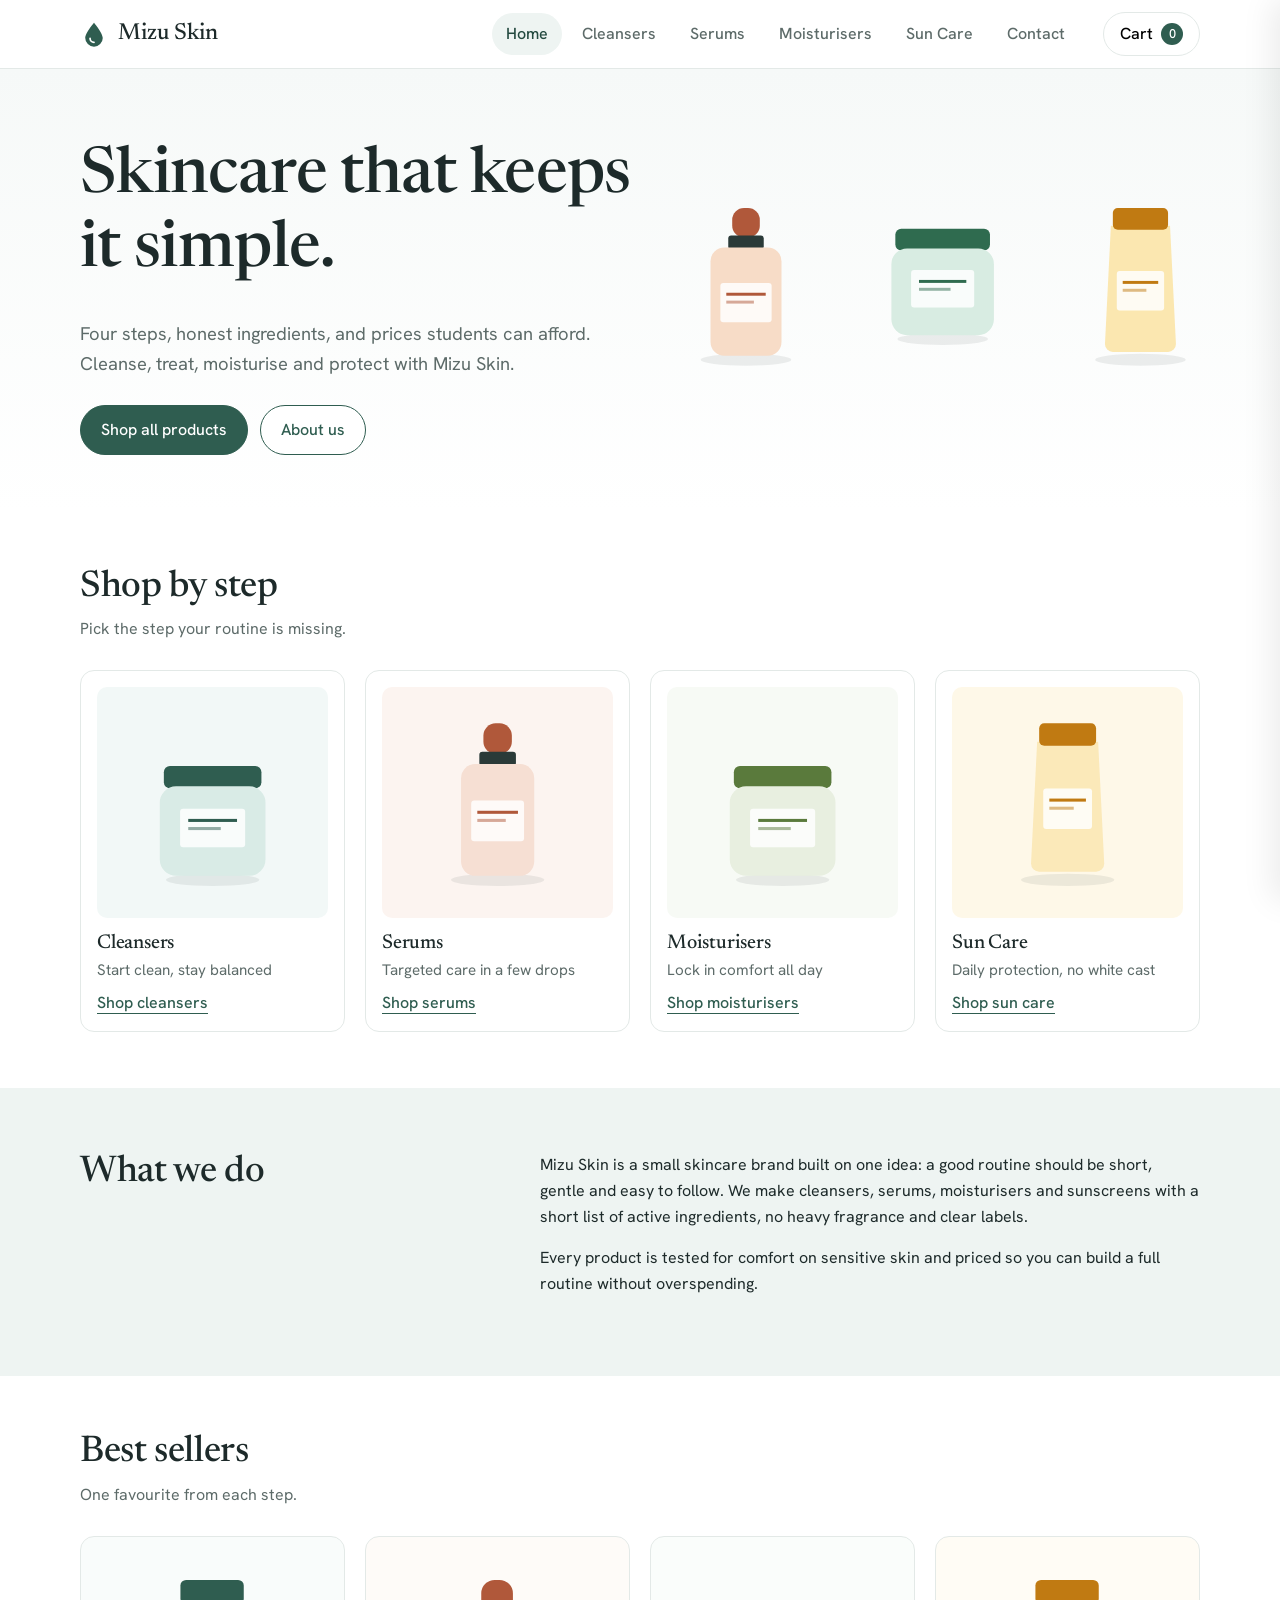
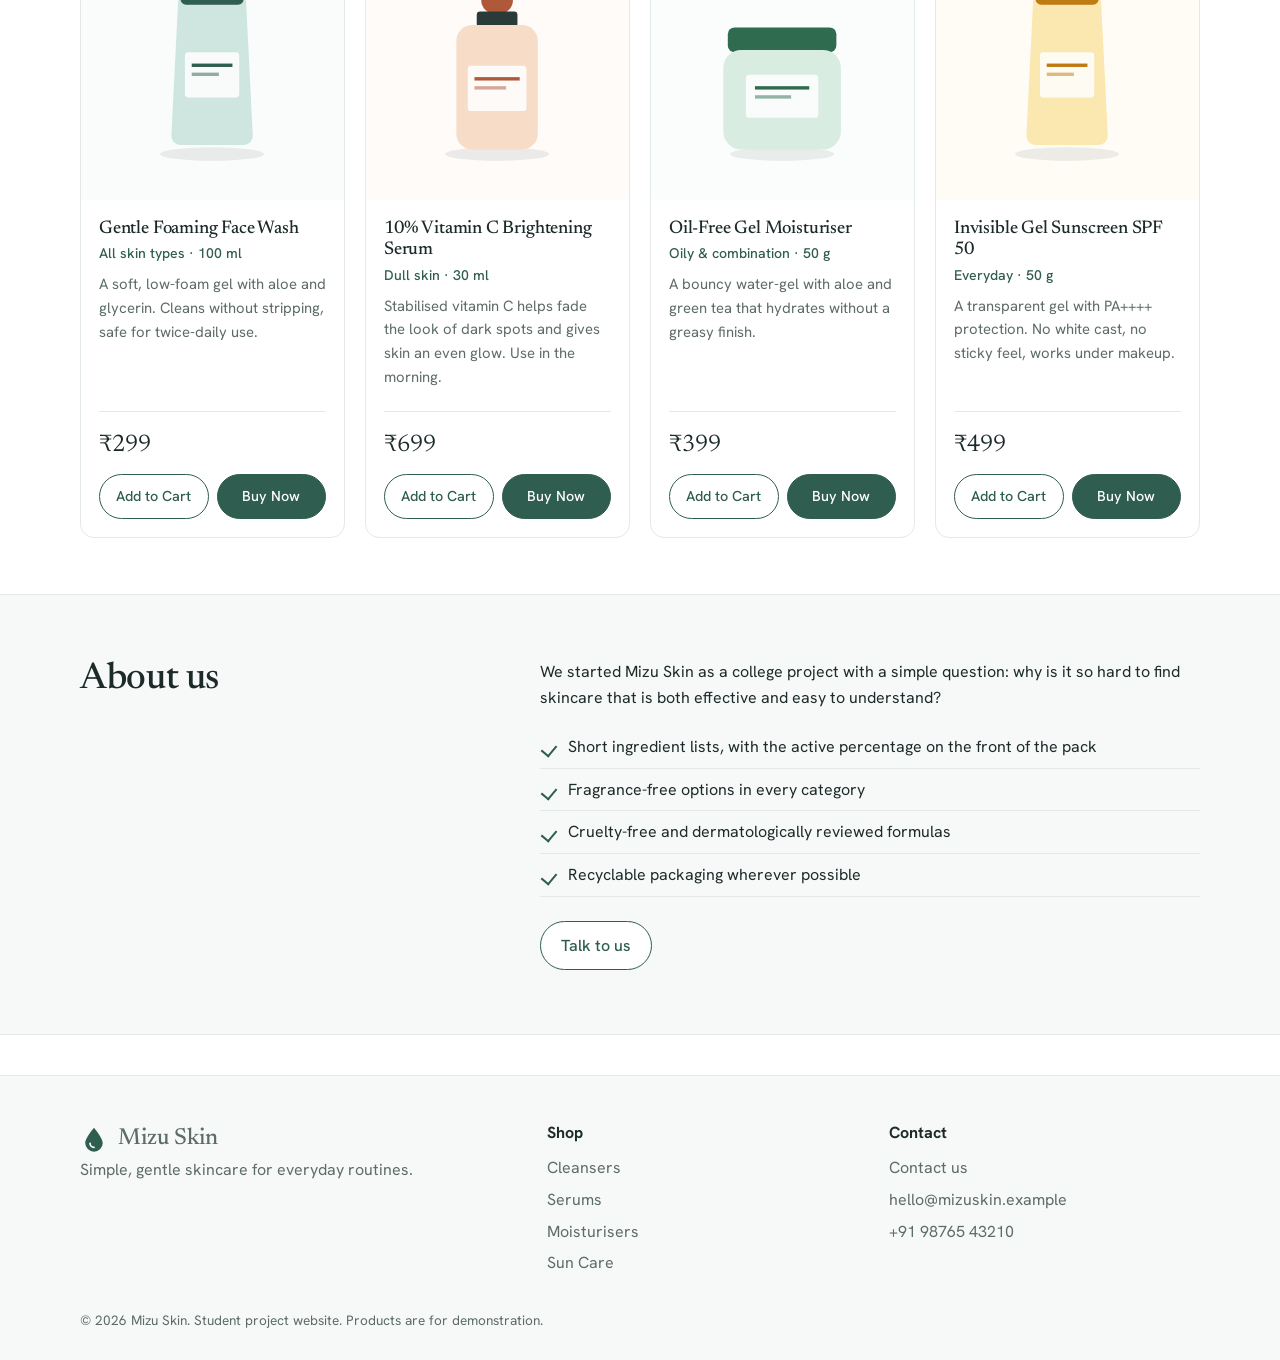
<file: index.html>
<!DOCTYPE html>
<html lang="en">
<head>
<meta charset="utf-8">
<meta name="viewport" content="width=device-width, initial-scale=1">
<title>Mizu Skin | Gentle everyday skincare</title>
<meta name="description" content="Mizu Skin makes simple, gentle skincare: cleansers, serums, moisturisers and sunscreen for everyday routines.">
<link rel="icon" href="data:image/svg+xml,%3Csvg xmlns='http://www.w3.org/2000/svg' viewBox='0 0 32 32'%3E%3Cpath d='M16 3C16 3 6 14.5 6 20.5a10 10 0 0 0 20 0C26 14.5 16 3 16 3z' fill='%232f5d50'/%3E%3C/svg%3E">
<link rel="preconnect" href="https://fonts.googleapis.com">
<link rel="preconnect" href="https://fonts.gstatic.com" crossorigin>
<link href="https://fonts.googleapis.com/css2?family=Hanken+Grotesk:wght@400;500;600&family=Newsreader:opsz,wght@6..72,400;6..72,500&display=swap" rel="stylesheet">
<link rel="stylesheet" href="style.css">
<script src="script.js" defer></script>
</head>
<body>
<a class="skip" href="#main">Skip to content</a>
<header class="site-header">
  <div class="wrap bar">
    <a class="brand" href="index.html" aria-label="Mizu Skin home"><svg class="logo-mark" viewBox="0 0 32 32" aria-hidden="true"><path d="M16 3C16 3 6 14.5 6 20.5a10 10 0 0 0 20 0C26 14.5 16 3 16 3z" fill="#2f5d50"/><path d="M11.5 21a4.5 4.5 0 0 0 4.5 4.5" fill="none" stroke="#fff" stroke-width="2" stroke-linecap="round"/></svg><span>Mizu Skin</span></a>
    <button class="menu-btn" aria-label="Open menu" aria-expanded="false" aria-controls="nav">Menu</button>
    <nav id="nav" class="nav" aria-label="Main"><a href="index.html" aria-current="page">Home</a><a href="cleansers.html">Cleansers</a><a href="serums.html">Serums</a><a href="moisturisers.html">Moisturisers</a><a href="sunscreen.html">Sun Care</a><a href="contact.html">Contact</a></nav>
    <button class="cart-btn" id="cartOpen" aria-label="Open cart">Cart <span id="cartCount" class="count">0</span></button>
  </div>
</header>
<main id="main">

<section class="hero">
  <div class="wrap hero-grid">
    <div class="hero-copy">
      <h1>Skincare that keeps it simple.</h1>
      <p class="lead">Four steps, honest ingredients, and prices students can afford. Cleanse, treat, moisturise and protect with Mizu Skin.</p>
      <div class="hero-cta"><a class="btn" href="cleansers.html">Shop all products</a><a class="btn btn-ghost" href="#about">About us</a></div>
    </div>
    <div class="hero-art" aria-hidden="true"><svg viewBox="0 0 200 200" role="img" aria-hidden="true" xmlns="http://www.w3.org/2000/svg"><ellipse cx="100" cy="176" rx="46" ry="6" fill="#1d2a2a" opacity=".08"/><rect x="86" y="22" width="28" height="30" rx="12" fill="#b0583a"/><rect x="82" y="50" width="36" height="14" rx="3" fill="#2a3a38"/>
        <rect x="64" y="62" width="72" height="110" rx="14" fill="#f7dcc7"/><rect x="74" y="98" width="52" height="40" rx="3" fill="#fff" opacity=".85"/>
        <rect x="80" y="108" width="40" height="3" fill="#b0583a"/><rect x="80" y="116" width="28" height="3" fill="#b0583a" opacity=".5"/></svg><svg viewBox="0 0 200 200" role="img" aria-hidden="true" xmlns="http://www.w3.org/2000/svg"><ellipse cx="100" cy="176" rx="46" ry="6" fill="#1d2a2a" opacity=".08"/><rect x="52" y="64" width="96" height="22" rx="6" fill="#2f6b4f"/><rect x="48" y="84" width="104" height="88" rx="16" fill="#d8ece2"/>
        <rect x="68" y="106" width="64" height="38" rx="3" fill="#fff" opacity=".85"/><rect x="76" y="116" width="48" height="3" fill="#2f6b4f"/><rect x="76" y="124" width="32" height="3" fill="#2f6b4f" opacity=".5"/></svg><svg viewBox="0 0 200 200" role="img" aria-hidden="true" xmlns="http://www.w3.org/2000/svg"><ellipse cx="100" cy="176" rx="46" ry="6" fill="#1d2a2a" opacity=".08"/><path d="M70 40h60l6 120a8 8 0 0 1-8 8H72a8 8 0 0 1-8-8z" fill="#fbe7b0"/><rect x="72" y="22" width="56" height="22" rx="5" fill="#c07a12"/>
        <rect x="76" y="86" width="48" height="40" rx="3" fill="#fff" opacity=".85"/><rect x="82" y="96" width="36" height="3" fill="#c07a12"/><rect x="82" y="104" width="24" height="3" fill="#c07a12" opacity=".5"/></svg></div>
  </div>
</section>

<section class="wrap section">
  <div class="section-head"><h2>Shop by step</h2><p class="muted">Pick the step your routine is missing.</p></div>
  <div class="cat-grid"><a class="cat-card" href="cleansers.html">
  <div class="cat-art" style="background:#d9ebe655"><svg viewBox="0 0 200 200" role="img" aria-hidden="true" xmlns="http://www.w3.org/2000/svg"><ellipse cx="100" cy="176" rx="46" ry="6" fill="#1d2a2a" opacity=".08"/><rect x="52" y="64" width="96" height="22" rx="6" fill="#2f5d50"/><rect x="48" y="84" width="104" height="88" rx="16" fill="#d9ebe6"/>
        <rect x="68" y="106" width="64" height="38" rx="3" fill="#fff" opacity=".85"/><rect x="76" y="116" width="48" height="3" fill="#2f5d50"/><rect x="76" y="124" width="32" height="3" fill="#2f5d50" opacity=".5"/></svg></div>
  <div><h3>Cleansers</h3><p>Start clean, stay balanced</p><span class="link">Shop cleansers</span></div>
</a><a class="cat-card" href="serums.html">
  <div class="cat-art" style="background:#f6dfd355"><svg viewBox="0 0 200 200" role="img" aria-hidden="true" xmlns="http://www.w3.org/2000/svg"><ellipse cx="100" cy="176" rx="46" ry="6" fill="#1d2a2a" opacity=".08"/><rect x="86" y="22" width="28" height="30" rx="12" fill="#b0583a"/><rect x="82" y="50" width="36" height="14" rx="3" fill="#2a3a38"/>
        <rect x="64" y="62" width="72" height="110" rx="14" fill="#f6dfd3"/><rect x="74" y="98" width="52" height="40" rx="3" fill="#fff" opacity=".85"/>
        <rect x="80" y="108" width="40" height="3" fill="#b0583a"/><rect x="80" y="116" width="28" height="3" fill="#b0583a" opacity=".5"/></svg></div>
  <div><h3>Serums</h3><p>Targeted care in a few drops</p><span class="link">Shop serums</span></div>
</a><a class="cat-card" href="moisturisers.html">
  <div class="cat-art" style="background:#e8efe055"><svg viewBox="0 0 200 200" role="img" aria-hidden="true" xmlns="http://www.w3.org/2000/svg"><ellipse cx="100" cy="176" rx="46" ry="6" fill="#1d2a2a" opacity=".08"/><rect x="52" y="64" width="96" height="22" rx="6" fill="#5a7a3c"/><rect x="48" y="84" width="104" height="88" rx="16" fill="#e8efe0"/>
        <rect x="68" y="106" width="64" height="38" rx="3" fill="#fff" opacity=".85"/><rect x="76" y="116" width="48" height="3" fill="#5a7a3c"/><rect x="76" y="124" width="32" height="3" fill="#5a7a3c" opacity=".5"/></svg></div>
  <div><h3>Moisturisers</h3><p>Lock in comfort all day</p><span class="link">Shop moisturisers</span></div>
</a><a class="cat-card" href="sunscreen.html">
  <div class="cat-art" style="background:#fbe9b955"><svg viewBox="0 0 200 200" role="img" aria-hidden="true" xmlns="http://www.w3.org/2000/svg"><ellipse cx="100" cy="176" rx="46" ry="6" fill="#1d2a2a" opacity=".08"/><path d="M70 40h60l6 120a8 8 0 0 1-8 8H72a8 8 0 0 1-8-8z" fill="#fbe9b9"/><rect x="72" y="22" width="56" height="22" rx="5" fill="#c07a12"/>
        <rect x="76" y="86" width="48" height="40" rx="3" fill="#fff" opacity=".85"/><rect x="82" y="96" width="36" height="3" fill="#c07a12"/><rect x="82" y="104" width="24" height="3" fill="#c07a12" opacity=".5"/></svg></div>
  <div><h3>Sun Care</h3><p>Daily protection, no white cast</p><span class="link">Shop sun care</span></div>
</a></div>
</section>

<section class="band" id="intro">
  <div class="wrap two">
    <div><h2>What we do</h2></div>
    <div>
      <p>Mizu Skin is a small skincare brand built on one idea: a good routine should be short, gentle and easy to follow. We make cleansers, serums, moisturisers and sunscreens with a short list of active ingredients, no heavy fragrance and clear labels.</p>
      <p>Every product is tested for comfort on sensitive skin and priced so you can build a full routine without overspending.</p>
    </div>
  </div>
</section>

<section class="wrap section">
  <div class="section-head"><h2>Best sellers</h2><p class="muted">One favourite from each step.</p></div>
  <div class="grid"><article class="product" data-id="CL01" data-name="Gentle Foaming Face Wash" data-price="299">
  <div class="product-img" style="background:#cfe6e022"><svg viewBox="0 0 200 200" role="img" aria-hidden="true" xmlns="http://www.w3.org/2000/svg"><ellipse cx="100" cy="176" rx="46" ry="6" fill="#1d2a2a" opacity=".08"/><path d="M70 40h60l6 120a8 8 0 0 1-8 8H72a8 8 0 0 1-8-8z" fill="#cfe6e0"/><rect x="72" y="22" width="56" height="22" rx="5" fill="#2f5d50"/>
        <rect x="76" y="86" width="48" height="40" rx="3" fill="#fff" opacity=".85"/><rect x="82" y="96" width="36" height="3" fill="#2f5d50"/><rect x="82" y="104" width="24" height="3" fill="#2f5d50" opacity=".5"/></svg></div>
  <div class="product-body">
    <h3>Gentle Foaming Face Wash</h3>
    <p class="sub">All skin types · 100 ml</p>
    <p class="desc">A soft, low-foam gel with aloe and glycerin. Cleans without stripping, safe for twice-daily use.</p>
    <div class="buy">
      <span class="price">&#8377;299</span>
      <div class="btns">
        <button class="btn btn-ghost js-add">Add to Cart</button>
        <button class="btn js-buy">Buy Now</button>
      </div>
    </div>
  </div>
</article><article class="product" data-id="SR01" data-name="10% Vitamin C Brightening Serum" data-price="699">
  <div class="product-img" style="background:#f7dcc722"><svg viewBox="0 0 200 200" role="img" aria-hidden="true" xmlns="http://www.w3.org/2000/svg"><ellipse cx="100" cy="176" rx="46" ry="6" fill="#1d2a2a" opacity=".08"/><rect x="86" y="22" width="28" height="30" rx="12" fill="#b0583a"/><rect x="82" y="50" width="36" height="14" rx="3" fill="#2a3a38"/>
        <rect x="64" y="62" width="72" height="110" rx="14" fill="#f7dcc7"/><rect x="74" y="98" width="52" height="40" rx="3" fill="#fff" opacity=".85"/>
        <rect x="80" y="108" width="40" height="3" fill="#b0583a"/><rect x="80" y="116" width="28" height="3" fill="#b0583a" opacity=".5"/></svg></div>
  <div class="product-body">
    <h3>10% Vitamin C Brightening Serum</h3>
    <p class="sub">Dull skin · 30 ml</p>
    <p class="desc">Stabilised vitamin C helps fade the look of dark spots and gives skin an even glow. Use in the morning.</p>
    <div class="buy">
      <span class="price">&#8377;699</span>
      <div class="btns">
        <button class="btn btn-ghost js-add">Add to Cart</button>
        <button class="btn js-buy">Buy Now</button>
      </div>
    </div>
  </div>
</article><article class="product" data-id="MO01" data-name="Oil-Free Gel Moisturiser" data-price="399">
  <div class="product-img" style="background:#d8ece222"><svg viewBox="0 0 200 200" role="img" aria-hidden="true" xmlns="http://www.w3.org/2000/svg"><ellipse cx="100" cy="176" rx="46" ry="6" fill="#1d2a2a" opacity=".08"/><rect x="52" y="64" width="96" height="22" rx="6" fill="#2f6b4f"/><rect x="48" y="84" width="104" height="88" rx="16" fill="#d8ece2"/>
        <rect x="68" y="106" width="64" height="38" rx="3" fill="#fff" opacity=".85"/><rect x="76" y="116" width="48" height="3" fill="#2f6b4f"/><rect x="76" y="124" width="32" height="3" fill="#2f6b4f" opacity=".5"/></svg></div>
  <div class="product-body">
    <h3>Oil-Free Gel Moisturiser</h3>
    <p class="sub">Oily &amp; combination · 50 g</p>
    <p class="desc">A bouncy water-gel with aloe and green tea that hydrates without a greasy finish.</p>
    <div class="buy">
      <span class="price">&#8377;399</span>
      <div class="btns">
        <button class="btn btn-ghost js-add">Add to Cart</button>
        <button class="btn js-buy">Buy Now</button>
      </div>
    </div>
  </div>
</article><article class="product" data-id="SC01" data-name="Invisible Gel Sunscreen SPF 50" data-price="499">
  <div class="product-img" style="background:#fbe7b022"><svg viewBox="0 0 200 200" role="img" aria-hidden="true" xmlns="http://www.w3.org/2000/svg"><ellipse cx="100" cy="176" rx="46" ry="6" fill="#1d2a2a" opacity=".08"/><path d="M70 40h60l6 120a8 8 0 0 1-8 8H72a8 8 0 0 1-8-8z" fill="#fbe7b0"/><rect x="72" y="22" width="56" height="22" rx="5" fill="#c07a12"/>
        <rect x="76" y="86" width="48" height="40" rx="3" fill="#fff" opacity=".85"/><rect x="82" y="96" width="36" height="3" fill="#c07a12"/><rect x="82" y="104" width="24" height="3" fill="#c07a12" opacity=".5"/></svg></div>
  <div class="product-body">
    <h3>Invisible Gel Sunscreen SPF 50</h3>
    <p class="sub">Everyday · 50 g</p>
    <p class="desc">A transparent gel with PA++++ protection. No white cast, no sticky feel, works under makeup.</p>
    <div class="buy">
      <span class="price">&#8377;499</span>
      <div class="btns">
        <button class="btn btn-ghost js-add">Add to Cart</button>
        <button class="btn js-buy">Buy Now</button>
      </div>
    </div>
  </div>
</article></div>
</section>

<section class="band alt" id="about">
  <div class="wrap two">
    <div><h2>About us</h2></div>
    <div>
      <p>We started Mizu Skin as a college project with a simple question: why is it so hard to find skincare that is both effective and easy to understand?</p>
      <ul class="ticks">
        <li>Short ingredient lists, with the active percentage on the front of the pack</li>
        <li>Fragrance-free options in every category</li>
        <li>Cruelty-free and dermatologically reviewed formulas</li>
        <li>Recyclable packaging wherever possible</li>
      </ul>
      <a class="btn btn-ghost" href="contact.html">Talk to us</a>
    </div>
  </div>
</section>
</main>
<footer class="site-footer">
  <div class="wrap foot">
    <div>
      <a class="brand" href="index.html"><svg class="logo-mark" viewBox="0 0 32 32" aria-hidden="true"><path d="M16 3C16 3 6 14.5 6 20.5a10 10 0 0 0 20 0C26 14.5 16 3 16 3z" fill="#2f5d50"/><path d="M11.5 21a4.5 4.5 0 0 0 4.5 4.5" fill="none" stroke="#fff" stroke-width="2" stroke-linecap="round"/></svg><span>Mizu Skin</span></a>
      <p class="muted">Simple, gentle skincare for everyday routines.</p>
    </div>
    <div><h4>Shop</h4><ul><li><a href="cleansers.html">Cleansers</a></li><li><a href="serums.html">Serums</a></li><li><a href="moisturisers.html">Moisturisers</a></li><li><a href="sunscreen.html">Sun Care</a></li></ul></div>
    <div><h4>Contact</h4><ul>
      <li><a href="contact.html">Contact us</a></li>
      <li><a href="mailto:hello@mizuskin.example">hello@mizuskin.example</a></li>
      <li><a href="tel:+919876543210">+91 98765 43210</a></li></ul></div>
  </div>
  <div class="wrap legal">&copy; 2026 Mizu Skin. Student project website. Products are for demonstration.</div>
</footer>

<div class="overlay" id="overlay" hidden></div>
<aside class="drawer" id="drawer" aria-label="Shopping cart" aria-hidden="true">
  <div class="drawer-head"><h2>Your cart</h2><button id="cartClose" class="x" aria-label="Close cart">Close</button></div>
  <div id="cartItems" class="cart-items"></div>
  <div class="drawer-foot">
    <div class="total"><span>Total</span><strong id="cartTotal">&#8377;0</strong></div>
    <button class="btn btn-block" id="checkoutBtn">Place order</button>
    <p id="orderMsg" class="order-msg" role="status"></p>
  </div>
</aside>
</body>
</html>
</file>
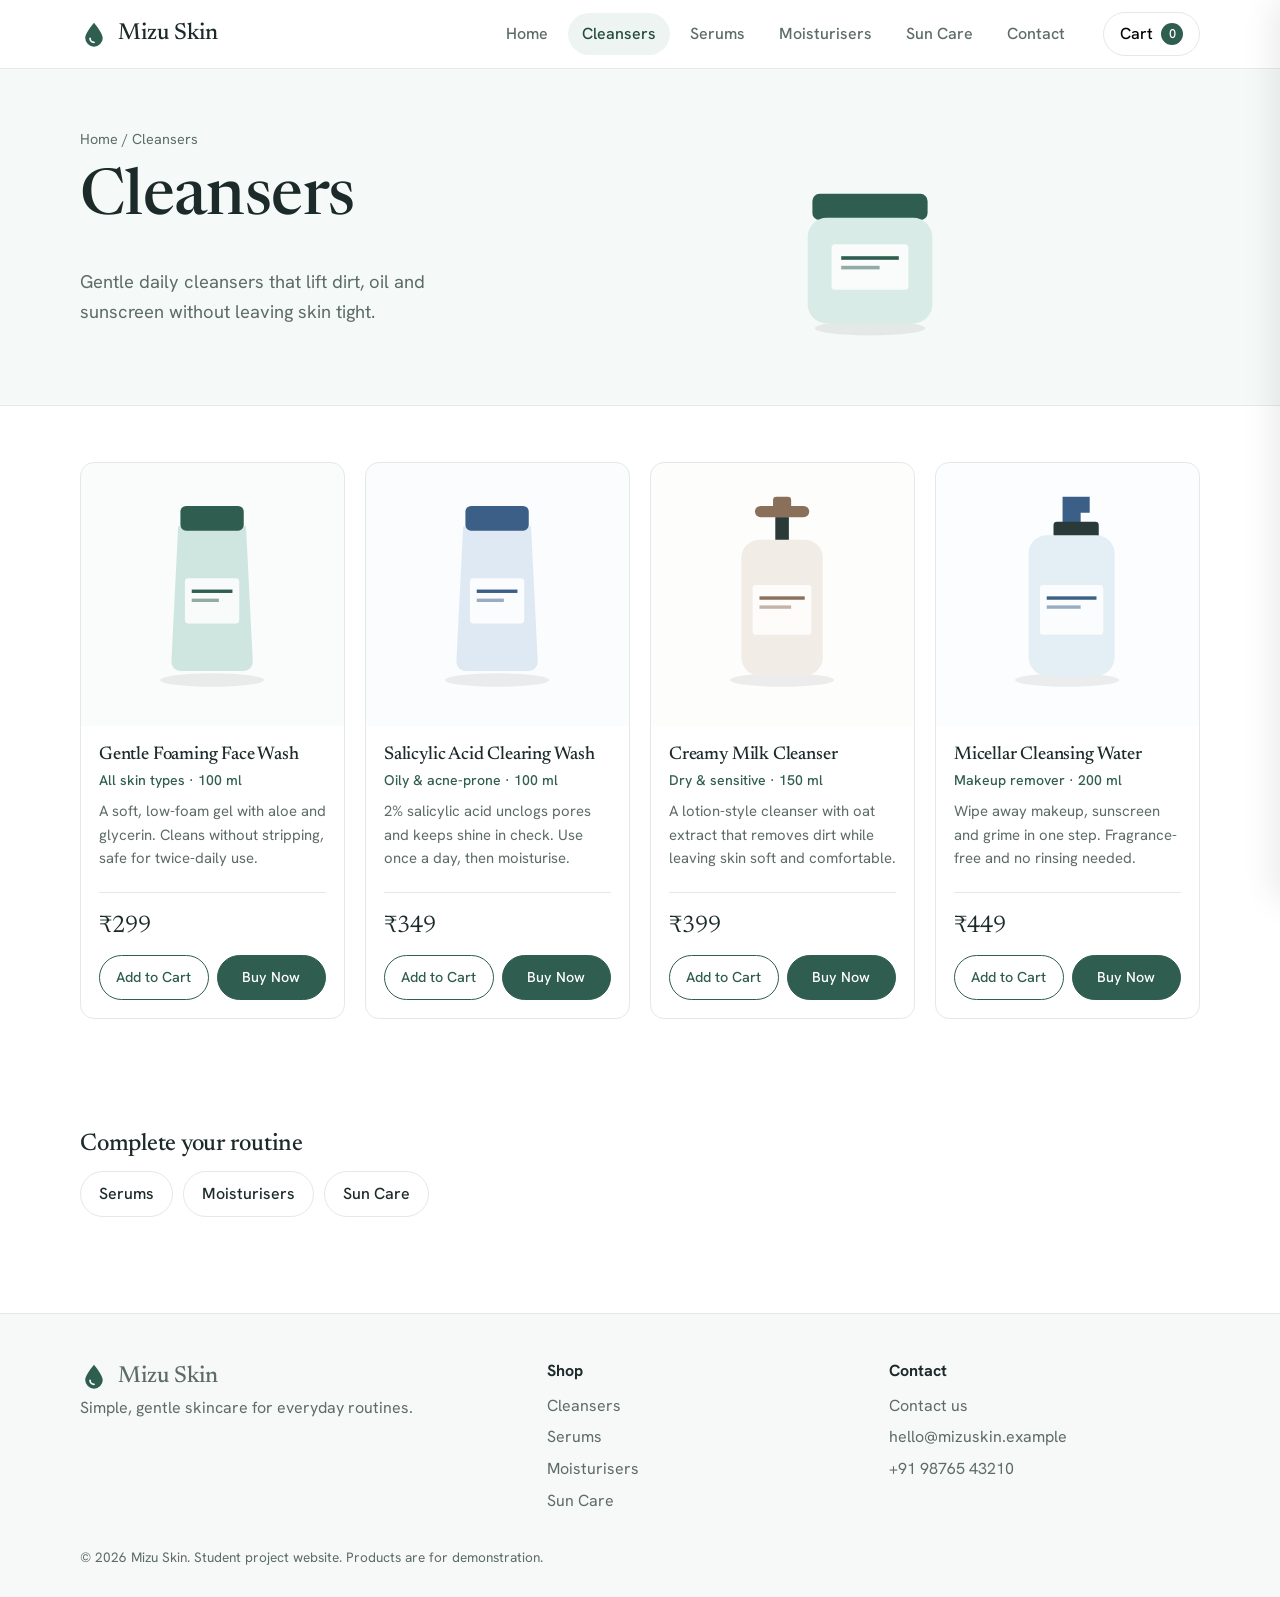
<file: cleansers.html>
<!DOCTYPE html>
<html lang="en">
<head>
<meta charset="utf-8">
<meta name="viewport" content="width=device-width, initial-scale=1">
<title>Cleansers | Mizu Skin</title>
<meta name="description" content="Gentle daily cleansers that lift dirt, oil and sunscreen without leaving skin tight.">
<link rel="icon" href="data:image/svg+xml,%3Csvg xmlns='http://www.w3.org/2000/svg' viewBox='0 0 32 32'%3E%3Cpath d='M16 3C16 3 6 14.5 6 20.5a10 10 0 0 0 20 0C26 14.5 16 3 16 3z' fill='%232f5d50'/%3E%3C/svg%3E">
<link rel="preconnect" href="https://fonts.googleapis.com">
<link rel="preconnect" href="https://fonts.gstatic.com" crossorigin>
<link href="https://fonts.googleapis.com/css2?family=Hanken+Grotesk:wght@400;500;600&family=Newsreader:opsz,wght@6..72,400;6..72,500&display=swap" rel="stylesheet">
<link rel="stylesheet" href="style.css">
<script src="script.js" defer></script>
</head>
<body>
<a class="skip" href="#main">Skip to content</a>
<header class="site-header">
  <div class="wrap bar">
    <a class="brand" href="index.html" aria-label="Mizu Skin home"><svg class="logo-mark" viewBox="0 0 32 32" aria-hidden="true"><path d="M16 3C16 3 6 14.5 6 20.5a10 10 0 0 0 20 0C26 14.5 16 3 16 3z" fill="#2f5d50"/><path d="M11.5 21a4.5 4.5 0 0 0 4.5 4.5" fill="none" stroke="#fff" stroke-width="2" stroke-linecap="round"/></svg><span>Mizu Skin</span></a>
    <button class="menu-btn" aria-label="Open menu" aria-expanded="false" aria-controls="nav">Menu</button>
    <nav id="nav" class="nav" aria-label="Main"><a href="index.html">Home</a><a href="cleansers.html" aria-current="page">Cleansers</a><a href="serums.html">Serums</a><a href="moisturisers.html">Moisturisers</a><a href="sunscreen.html">Sun Care</a><a href="contact.html">Contact</a></nav>
    <button class="cart-btn" id="cartOpen" aria-label="Open cart">Cart <span id="cartCount" class="count">0</span></button>
  </div>
</header>
<main id="main">

<section class="page-head" style="background:#d9ebe644">
  <div class="wrap two center">
    <div>
      <p class="crumbs"><a href="index.html">Home</a> / Cleansers</p>
      <h1>Cleansers</h1>
      <p class="lead">Gentle daily cleansers that lift dirt, oil and sunscreen without leaving skin tight.</p>
    </div>
    <div class="page-art" aria-hidden="true"><svg viewBox="0 0 200 200" role="img" aria-hidden="true" xmlns="http://www.w3.org/2000/svg"><ellipse cx="100" cy="176" rx="46" ry="6" fill="#1d2a2a" opacity=".08"/><rect x="52" y="64" width="96" height="22" rx="6" fill="#2f5d50"/><rect x="48" y="84" width="104" height="88" rx="16" fill="#d9ebe6"/>
        <rect x="68" y="106" width="64" height="38" rx="3" fill="#fff" opacity=".85"/><rect x="76" y="116" width="48" height="3" fill="#2f5d50"/><rect x="76" y="124" width="32" height="3" fill="#2f5d50" opacity=".5"/></svg></div>
  </div>
</section>
<section class="wrap section">
  <div class="grid"><article class="product" data-id="CL01" data-name="Gentle Foaming Face Wash" data-price="299">
  <div class="product-img" style="background:#cfe6e022"><svg viewBox="0 0 200 200" role="img" aria-hidden="true" xmlns="http://www.w3.org/2000/svg"><ellipse cx="100" cy="176" rx="46" ry="6" fill="#1d2a2a" opacity=".08"/><path d="M70 40h60l6 120a8 8 0 0 1-8 8H72a8 8 0 0 1-8-8z" fill="#cfe6e0"/><rect x="72" y="22" width="56" height="22" rx="5" fill="#2f5d50"/>
        <rect x="76" y="86" width="48" height="40" rx="3" fill="#fff" opacity=".85"/><rect x="82" y="96" width="36" height="3" fill="#2f5d50"/><rect x="82" y="104" width="24" height="3" fill="#2f5d50" opacity=".5"/></svg></div>
  <div class="product-body">
    <h3>Gentle Foaming Face Wash</h3>
    <p class="sub">All skin types · 100 ml</p>
    <p class="desc">A soft, low-foam gel with aloe and glycerin. Cleans without stripping, safe for twice-daily use.</p>
    <div class="buy">
      <span class="price">&#8377;299</span>
      <div class="btns">
        <button class="btn btn-ghost js-add">Add to Cart</button>
        <button class="btn js-buy">Buy Now</button>
      </div>
    </div>
  </div>
</article><article class="product" data-id="CL02" data-name="Salicylic Acid Clearing Wash" data-price="349">
  <div class="product-img" style="background:#dfe9f322"><svg viewBox="0 0 200 200" role="img" aria-hidden="true" xmlns="http://www.w3.org/2000/svg"><ellipse cx="100" cy="176" rx="46" ry="6" fill="#1d2a2a" opacity=".08"/><path d="M70 40h60l6 120a8 8 0 0 1-8 8H72a8 8 0 0 1-8-8z" fill="#dfe9f3"/><rect x="72" y="22" width="56" height="22" rx="5" fill="#3b5f86"/>
        <rect x="76" y="86" width="48" height="40" rx="3" fill="#fff" opacity=".85"/><rect x="82" y="96" width="36" height="3" fill="#3b5f86"/><rect x="82" y="104" width="24" height="3" fill="#3b5f86" opacity=".5"/></svg></div>
  <div class="product-body">
    <h3>Salicylic Acid Clearing Wash</h3>
    <p class="sub">Oily &amp; acne-prone · 100 ml</p>
    <p class="desc">2% salicylic acid unclogs pores and keeps shine in check. Use once a day, then moisturise.</p>
    <div class="buy">
      <span class="price">&#8377;349</span>
      <div class="btns">
        <button class="btn btn-ghost js-add">Add to Cart</button>
        <button class="btn js-buy">Buy Now</button>
      </div>
    </div>
  </div>
</article><article class="product" data-id="CL03" data-name="Creamy Milk Cleanser" data-price="399">
  <div class="product-img" style="background:#f1ece622"><svg viewBox="0 0 200 200" role="img" aria-hidden="true" xmlns="http://www.w3.org/2000/svg"><ellipse cx="100" cy="176" rx="46" ry="6" fill="#1d2a2a" opacity=".08"/><rect x="92" y="14" width="16" height="12" rx="3" fill="#8a6f5a"/><rect x="76" y="22" width="48" height="10" rx="5" fill="#8a6f5a"/><rect x="94" y="32" width="12" height="22" fill="#2a3a38"/>
        <rect x="64" y="52" width="72" height="120" rx="16" fill="#f1ece6"/><rect x="74" y="92" width="52" height="44" rx="3" fill="#fff" opacity=".85"/>
        <rect x="80" y="102" width="40" height="3" fill="#8a6f5a"/><rect x="80" y="110" width="28" height="3" fill="#8a6f5a" opacity=".5"/></svg></div>
  <div class="product-body">
    <h3>Creamy Milk Cleanser</h3>
    <p class="sub">Dry &amp; sensitive · 150 ml</p>
    <p class="desc">A lotion-style cleanser with oat extract that removes dirt while leaving skin soft and comfortable.</p>
    <div class="buy">
      <span class="price">&#8377;399</span>
      <div class="btns">
        <button class="btn btn-ghost js-add">Add to Cart</button>
        <button class="btn js-buy">Buy Now</button>
      </div>
    </div>
  </div>
</article><article class="product" data-id="CL04" data-name="Micellar Cleansing Water" data-price="449">
  <div class="product-img" style="background:#e3eef522"><svg viewBox="0 0 200 200" role="img" aria-hidden="true" xmlns="http://www.w3.org/2000/svg"><ellipse cx="100" cy="176" rx="46" ry="6" fill="#1d2a2a" opacity=".08"/><path d="M96 14h24v14h-8v10H96z" fill="#3b5f86"/><rect x="88" y="36" width="40" height="14" rx="3" fill="#2a3a38"/>
        <rect x="66" y="48" width="76" height="124" rx="16" fill="#e3eef5"/><rect x="76" y="92" width="56" height="44" rx="3" fill="#fff" opacity=".85"/>
        <rect x="82" y="102" width="44" height="3" fill="#3b5f86"/><rect x="82" y="110" width="30" height="3" fill="#3b5f86" opacity=".5"/></svg></div>
  <div class="product-body">
    <h3>Micellar Cleansing Water</h3>
    <p class="sub">Makeup remover · 200 ml</p>
    <p class="desc">Wipe away makeup, sunscreen and grime in one step. Fragrance-free and no rinsing needed.</p>
    <div class="buy">
      <span class="price">&#8377;449</span>
      <div class="btns">
        <button class="btn btn-ghost js-add">Add to Cart</button>
        <button class="btn js-buy">Buy Now</button>
      </div>
    </div>
  </div>
</article></div>
</section>
<section class="wrap section more">
  <h2>Complete your routine</h2>
  <div class="chips"><a class="chip" href="serums.html">Serums</a><a class="chip" href="moisturisers.html">Moisturisers</a><a class="chip" href="sunscreen.html">Sun Care</a></div>
</section>
</main>
<footer class="site-footer">
  <div class="wrap foot">
    <div>
      <a class="brand" href="index.html"><svg class="logo-mark" viewBox="0 0 32 32" aria-hidden="true"><path d="M16 3C16 3 6 14.5 6 20.5a10 10 0 0 0 20 0C26 14.5 16 3 16 3z" fill="#2f5d50"/><path d="M11.5 21a4.5 4.5 0 0 0 4.5 4.5" fill="none" stroke="#fff" stroke-width="2" stroke-linecap="round"/></svg><span>Mizu Skin</span></a>
      <p class="muted">Simple, gentle skincare for everyday routines.</p>
    </div>
    <div><h4>Shop</h4><ul><li><a href="cleansers.html">Cleansers</a></li><li><a href="serums.html">Serums</a></li><li><a href="moisturisers.html">Moisturisers</a></li><li><a href="sunscreen.html">Sun Care</a></li></ul></div>
    <div><h4>Contact</h4><ul>
      <li><a href="contact.html">Contact us</a></li>
      <li><a href="mailto:hello@mizuskin.example">hello@mizuskin.example</a></li>
      <li><a href="tel:+919876543210">+91 98765 43210</a></li></ul></div>
  </div>
  <div class="wrap legal">&copy; 2026 Mizu Skin. Student project website. Products are for demonstration.</div>
</footer>

<div class="overlay" id="overlay" hidden></div>
<aside class="drawer" id="drawer" aria-label="Shopping cart" aria-hidden="true">
  <div class="drawer-head"><h2>Your cart</h2><button id="cartClose" class="x" aria-label="Close cart">Close</button></div>
  <div id="cartItems" class="cart-items"></div>
  <div class="drawer-foot">
    <div class="total"><span>Total</span><strong id="cartTotal">&#8377;0</strong></div>
    <button class="btn btn-block" id="checkoutBtn">Place order</button>
    <p id="orderMsg" class="order-msg" role="status"></p>
  </div>
</aside>
</body>
</html>
</file>
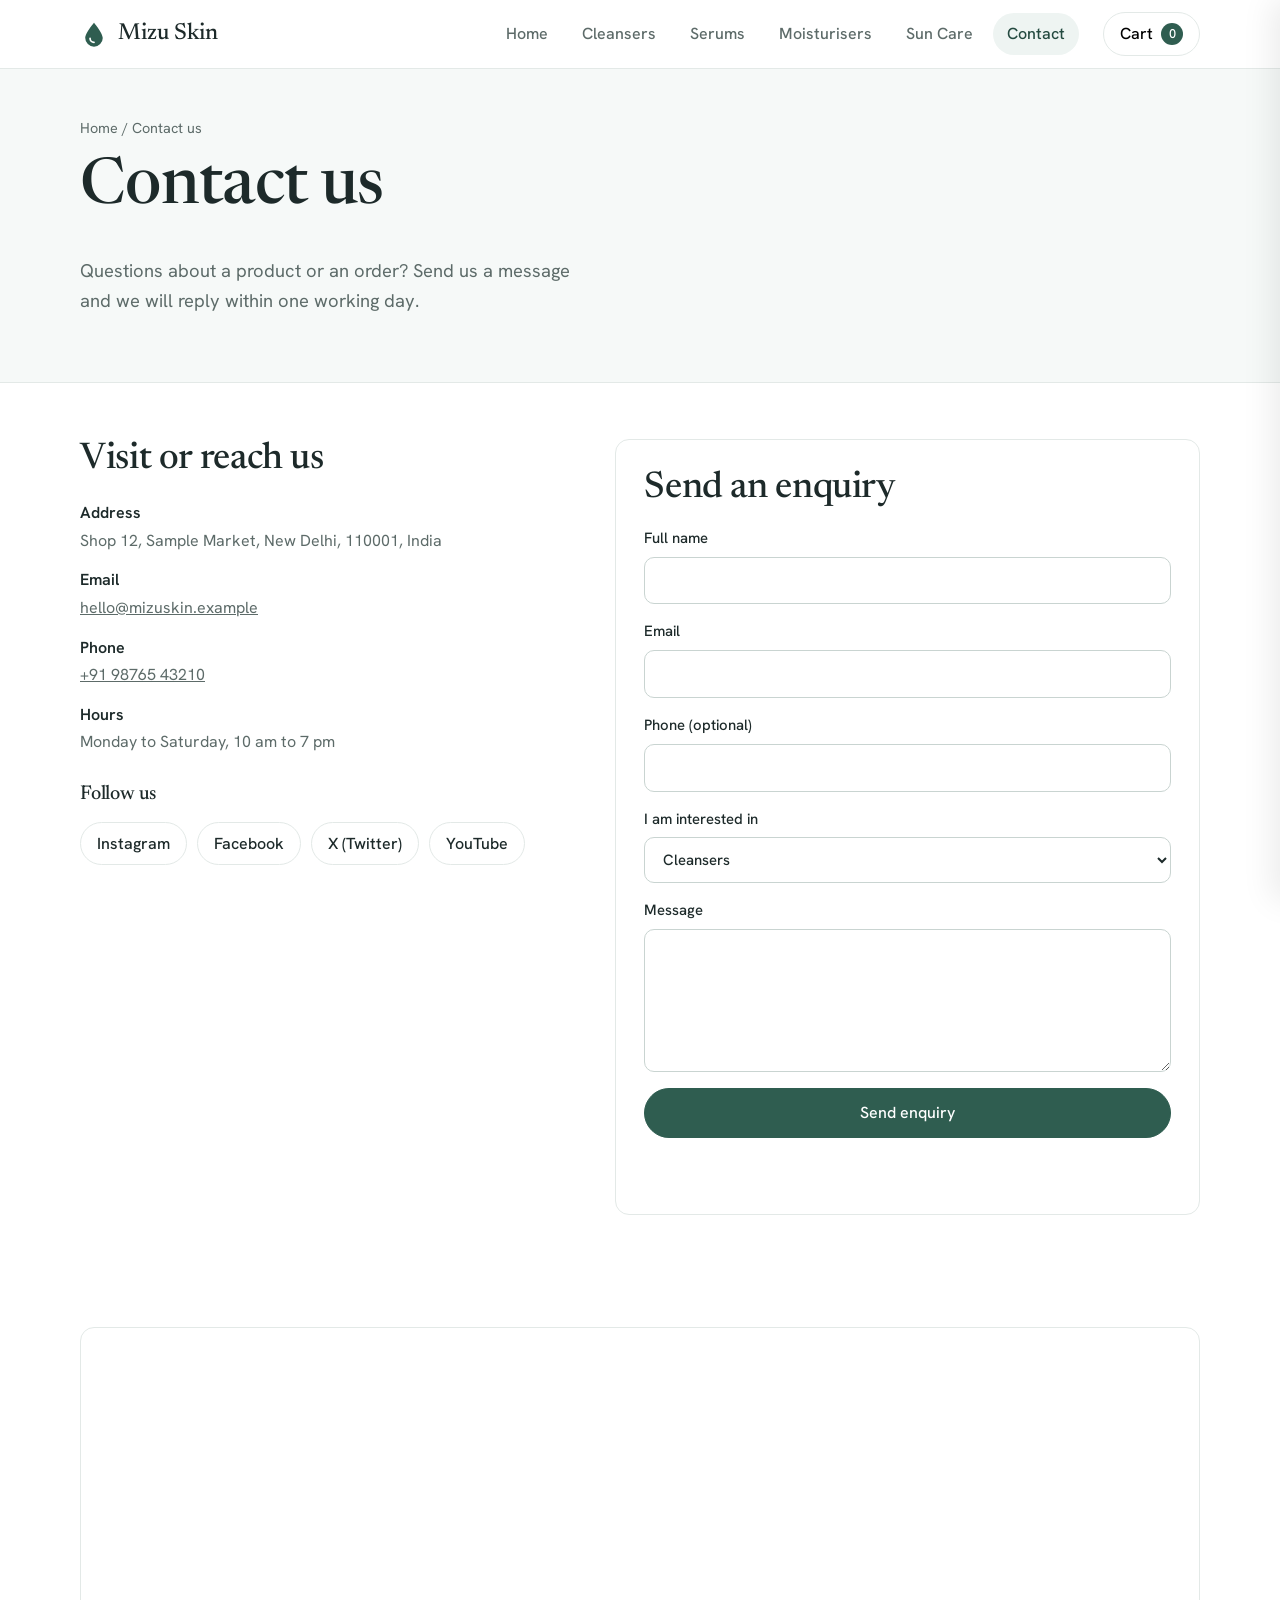
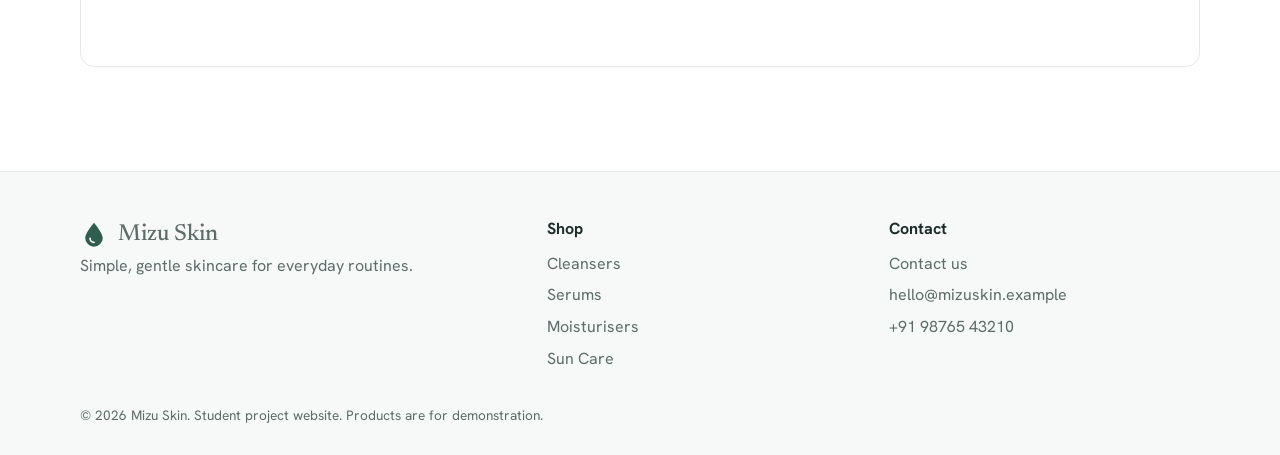
<file: contact.html>
<!DOCTYPE html>
<html lang="en">
<head>
<meta charset="utf-8">
<meta name="viewport" content="width=device-width, initial-scale=1">
<title>Contact us | Mizu Skin</title>
<meta name="description" content="Get in touch with Mizu Skin: address, email, phone, social links and an enquiry form.">
<link rel="icon" href="data:image/svg+xml,%3Csvg xmlns='http://www.w3.org/2000/svg' viewBox='0 0 32 32'%3E%3Cpath d='M16 3C16 3 6 14.5 6 20.5a10 10 0 0 0 20 0C26 14.5 16 3 16 3z' fill='%232f5d50'/%3E%3C/svg%3E">
<link rel="preconnect" href="https://fonts.googleapis.com">
<link rel="preconnect" href="https://fonts.gstatic.com" crossorigin>
<link href="https://fonts.googleapis.com/css2?family=Hanken+Grotesk:wght@400;500;600&family=Newsreader:opsz,wght@6..72,400;6..72,500&display=swap" rel="stylesheet">
<link rel="stylesheet" href="style.css">
<script src="script.js" defer></script>
</head>
<body>
<a class="skip" href="#main">Skip to content</a>
<header class="site-header">
  <div class="wrap bar">
    <a class="brand" href="index.html" aria-label="Mizu Skin home"><svg class="logo-mark" viewBox="0 0 32 32" aria-hidden="true"><path d="M16 3C16 3 6 14.5 6 20.5a10 10 0 0 0 20 0C26 14.5 16 3 16 3z" fill="#2f5d50"/><path d="M11.5 21a4.5 4.5 0 0 0 4.5 4.5" fill="none" stroke="#fff" stroke-width="2" stroke-linecap="round"/></svg><span>Mizu Skin</span></a>
    <button class="menu-btn" aria-label="Open menu" aria-expanded="false" aria-controls="nav">Menu</button>
    <nav id="nav" class="nav" aria-label="Main"><a href="index.html">Home</a><a href="cleansers.html">Cleansers</a><a href="serums.html">Serums</a><a href="moisturisers.html">Moisturisers</a><a href="sunscreen.html">Sun Care</a><a href="contact.html" aria-current="page">Contact</a></nav>
    <button class="cart-btn" id="cartOpen" aria-label="Open cart">Cart <span id="cartCount" class="count">0</span></button>
  </div>
</header>
<main id="main">

<section class="page-head plain">
  <div class="wrap">
    <p class="crumbs"><a href="index.html">Home</a> / Contact us</p>
    <h1>Contact us</h1>
    <p class="lead">Questions about a product or an order? Send us a message and we will reply within one working day.</p>
  </div>
</section>
<section class="wrap section two contact">
  <div class="info">
    <h2>Visit or reach us</h2>
    <dl>
      <dt>Address</dt><dd>Shop 12, Sample Market, New Delhi, 110001, India</dd>
      <dt>Email</dt><dd><a href="mailto:hello@mizuskin.example">hello@mizuskin.example</a></dd>
      <dt>Phone</dt><dd><a href="tel:+919876543210">+91 98765 43210</a></dd>
      <dt>Hours</dt><dd>Monday to Saturday, 10 am to 7 pm</dd>
    </dl>
    <h3>Follow us</h3>
    <ul class="social">
      <li><a href="https://www.instagram.com/" target="_blank" rel="noopener">Instagram</a></li>
      <li><a href="https://www.facebook.com/" target="_blank" rel="noopener">Facebook</a></li>
      <li><a href="https://x.com/" target="_blank" rel="noopener">X (Twitter)</a></li>
      <li><a href="https://www.youtube.com/" target="_blank" rel="noopener">YouTube</a></li>
    </ul>
  </div>
  <form id="enquiry" class="form" novalidate>
    <h2>Send an enquiry</h2>
    <label>Full name<input name="name" type="text" required autocomplete="name"></label>
    <label>Email<input name="email" type="email" required autocomplete="email"></label>
    <label>Phone (optional)<input name="phone" type="tel" autocomplete="tel"></label>
    <label>I am interested in<select name="interest"><option>Cleansers</option><option>Serums</option><option>Moisturisers</option><option>Sun Care</option><option>Something else</option></select></label>
    <label>Message<textarea name="message" rows="5" required></textarea></label>
    <button class="btn" type="submit">Send enquiry</button>
    <p id="formMsg" class="order-msg" role="status"></p>
  </form>
</section>
<section class="wrap section">
  <iframe class="map" title="Map of our shop location" loading="lazy" src="https://www.openstreetmap.org/export/embed.html?bbox=77.19%2C28.60%2C77.24%2C28.64&amp;layer=mapnik"></iframe>
</section>
</main>
<footer class="site-footer">
  <div class="wrap foot">
    <div>
      <a class="brand" href="index.html"><svg class="logo-mark" viewBox="0 0 32 32" aria-hidden="true"><path d="M16 3C16 3 6 14.5 6 20.5a10 10 0 0 0 20 0C26 14.5 16 3 16 3z" fill="#2f5d50"/><path d="M11.5 21a4.5 4.5 0 0 0 4.5 4.5" fill="none" stroke="#fff" stroke-width="2" stroke-linecap="round"/></svg><span>Mizu Skin</span></a>
      <p class="muted">Simple, gentle skincare for everyday routines.</p>
    </div>
    <div><h4>Shop</h4><ul><li><a href="cleansers.html">Cleansers</a></li><li><a href="serums.html">Serums</a></li><li><a href="moisturisers.html">Moisturisers</a></li><li><a href="sunscreen.html">Sun Care</a></li></ul></div>
    <div><h4>Contact</h4><ul>
      <li><a href="contact.html">Contact us</a></li>
      <li><a href="mailto:hello@mizuskin.example">hello@mizuskin.example</a></li>
      <li><a href="tel:+919876543210">+91 98765 43210</a></li></ul></div>
  </div>
  <div class="wrap legal">&copy; 2026 Mizu Skin. Student project website. Products are for demonstration.</div>
</footer>

<div class="overlay" id="overlay" hidden></div>
<aside class="drawer" id="drawer" aria-label="Shopping cart" aria-hidden="true">
  <div class="drawer-head"><h2>Your cart</h2><button id="cartClose" class="x" aria-label="Close cart">Close</button></div>
  <div id="cartItems" class="cart-items"></div>
  <div class="drawer-foot">
    <div class="total"><span>Total</span><strong id="cartTotal">&#8377;0</strong></div>
    <button class="btn btn-block" id="checkoutBtn">Place order</button>
    <p id="orderMsg" class="order-msg" role="status"></p>
  </div>
</aside>
</body>
</html>
</file>
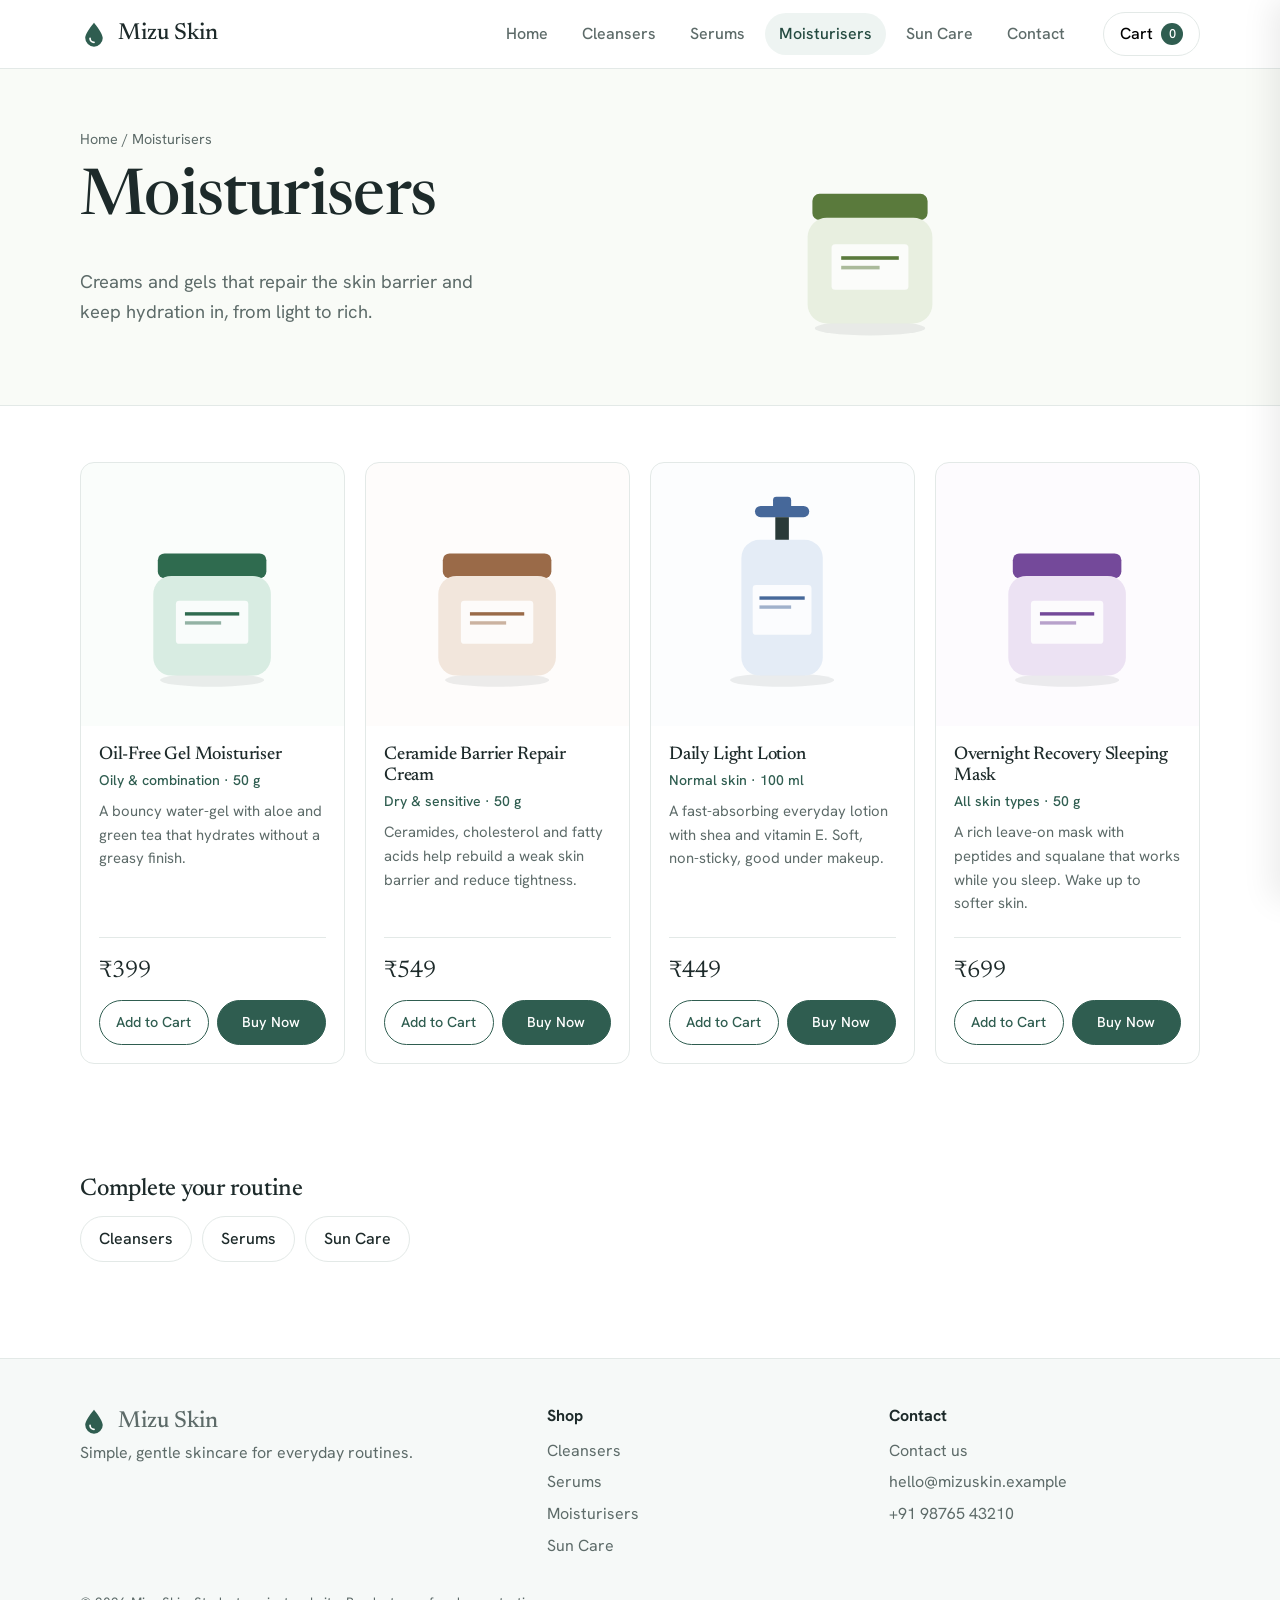
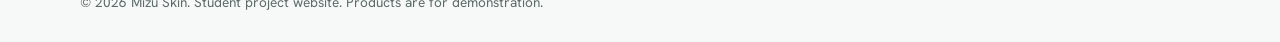
<file: moisturisers.html>
<!DOCTYPE html>
<html lang="en">
<head>
<meta charset="utf-8">
<meta name="viewport" content="width=device-width, initial-scale=1">
<title>Moisturisers | Mizu Skin</title>
<meta name="description" content="Creams and gels that repair the skin barrier and keep hydration in, from light to rich.">
<link rel="icon" href="data:image/svg+xml,%3Csvg xmlns='http://www.w3.org/2000/svg' viewBox='0 0 32 32'%3E%3Cpath d='M16 3C16 3 6 14.5 6 20.5a10 10 0 0 0 20 0C26 14.5 16 3 16 3z' fill='%232f5d50'/%3E%3C/svg%3E">
<link rel="preconnect" href="https://fonts.googleapis.com">
<link rel="preconnect" href="https://fonts.gstatic.com" crossorigin>
<link href="https://fonts.googleapis.com/css2?family=Hanken+Grotesk:wght@400;500;600&family=Newsreader:opsz,wght@6..72,400;6..72,500&display=swap" rel="stylesheet">
<link rel="stylesheet" href="style.css">
<script src="script.js" defer></script>
</head>
<body>
<a class="skip" href="#main">Skip to content</a>
<header class="site-header">
  <div class="wrap bar">
    <a class="brand" href="index.html" aria-label="Mizu Skin home"><svg class="logo-mark" viewBox="0 0 32 32" aria-hidden="true"><path d="M16 3C16 3 6 14.5 6 20.5a10 10 0 0 0 20 0C26 14.5 16 3 16 3z" fill="#2f5d50"/><path d="M11.5 21a4.5 4.5 0 0 0 4.5 4.5" fill="none" stroke="#fff" stroke-width="2" stroke-linecap="round"/></svg><span>Mizu Skin</span></a>
    <button class="menu-btn" aria-label="Open menu" aria-expanded="false" aria-controls="nav">Menu</button>
    <nav id="nav" class="nav" aria-label="Main"><a href="index.html">Home</a><a href="cleansers.html">Cleansers</a><a href="serums.html">Serums</a><a href="moisturisers.html" aria-current="page">Moisturisers</a><a href="sunscreen.html">Sun Care</a><a href="contact.html">Contact</a></nav>
    <button class="cart-btn" id="cartOpen" aria-label="Open cart">Cart <span id="cartCount" class="count">0</span></button>
  </div>
</header>
<main id="main">

<section class="page-head" style="background:#e8efe044">
  <div class="wrap two center">
    <div>
      <p class="crumbs"><a href="index.html">Home</a> / Moisturisers</p>
      <h1>Moisturisers</h1>
      <p class="lead">Creams and gels that repair the skin barrier and keep hydration in, from light to rich.</p>
    </div>
    <div class="page-art" aria-hidden="true"><svg viewBox="0 0 200 200" role="img" aria-hidden="true" xmlns="http://www.w3.org/2000/svg"><ellipse cx="100" cy="176" rx="46" ry="6" fill="#1d2a2a" opacity=".08"/><rect x="52" y="64" width="96" height="22" rx="6" fill="#5a7a3c"/><rect x="48" y="84" width="104" height="88" rx="16" fill="#e8efe0"/>
        <rect x="68" y="106" width="64" height="38" rx="3" fill="#fff" opacity=".85"/><rect x="76" y="116" width="48" height="3" fill="#5a7a3c"/><rect x="76" y="124" width="32" height="3" fill="#5a7a3c" opacity=".5"/></svg></div>
  </div>
</section>
<section class="wrap section">
  <div class="grid"><article class="product" data-id="MO01" data-name="Oil-Free Gel Moisturiser" data-price="399">
  <div class="product-img" style="background:#d8ece222"><svg viewBox="0 0 200 200" role="img" aria-hidden="true" xmlns="http://www.w3.org/2000/svg"><ellipse cx="100" cy="176" rx="46" ry="6" fill="#1d2a2a" opacity=".08"/><rect x="52" y="64" width="96" height="22" rx="6" fill="#2f6b4f"/><rect x="48" y="84" width="104" height="88" rx="16" fill="#d8ece2"/>
        <rect x="68" y="106" width="64" height="38" rx="3" fill="#fff" opacity=".85"/><rect x="76" y="116" width="48" height="3" fill="#2f6b4f"/><rect x="76" y="124" width="32" height="3" fill="#2f6b4f" opacity=".5"/></svg></div>
  <div class="product-body">
    <h3>Oil-Free Gel Moisturiser</h3>
    <p class="sub">Oily &amp; combination · 50 g</p>
    <p class="desc">A bouncy water-gel with aloe and green tea that hydrates without a greasy finish.</p>
    <div class="buy">
      <span class="price">&#8377;399</span>
      <div class="btns">
        <button class="btn btn-ghost js-add">Add to Cart</button>
        <button class="btn js-buy">Buy Now</button>
      </div>
    </div>
  </div>
</article><article class="product" data-id="MO02" data-name="Ceramide Barrier Repair Cream" data-price="549">
  <div class="product-img" style="background:#f2e6dc22"><svg viewBox="0 0 200 200" role="img" aria-hidden="true" xmlns="http://www.w3.org/2000/svg"><ellipse cx="100" cy="176" rx="46" ry="6" fill="#1d2a2a" opacity=".08"/><rect x="52" y="64" width="96" height="22" rx="6" fill="#9a6a48"/><rect x="48" y="84" width="104" height="88" rx="16" fill="#f2e6dc"/>
        <rect x="68" y="106" width="64" height="38" rx="3" fill="#fff" opacity=".85"/><rect x="76" y="116" width="48" height="3" fill="#9a6a48"/><rect x="76" y="124" width="32" height="3" fill="#9a6a48" opacity=".5"/></svg></div>
  <div class="product-body">
    <h3>Ceramide Barrier Repair Cream</h3>
    <p class="sub">Dry &amp; sensitive · 50 g</p>
    <p class="desc">Ceramides, cholesterol and fatty acids help rebuild a weak skin barrier and reduce tightness.</p>
    <div class="buy">
      <span class="price">&#8377;549</span>
      <div class="btns">
        <button class="btn btn-ghost js-add">Add to Cart</button>
        <button class="btn js-buy">Buy Now</button>
      </div>
    </div>
  </div>
</article><article class="product" data-id="MO03" data-name="Daily Light Lotion" data-price="449">
  <div class="product-img" style="background:#e4ecf622"><svg viewBox="0 0 200 200" role="img" aria-hidden="true" xmlns="http://www.w3.org/2000/svg"><ellipse cx="100" cy="176" rx="46" ry="6" fill="#1d2a2a" opacity=".08"/><rect x="92" y="14" width="16" height="12" rx="3" fill="#46689a"/><rect x="76" y="22" width="48" height="10" rx="5" fill="#46689a"/><rect x="94" y="32" width="12" height="22" fill="#2a3a38"/>
        <rect x="64" y="52" width="72" height="120" rx="16" fill="#e4ecf6"/><rect x="74" y="92" width="52" height="44" rx="3" fill="#fff" opacity=".85"/>
        <rect x="80" y="102" width="40" height="3" fill="#46689a"/><rect x="80" y="110" width="28" height="3" fill="#46689a" opacity=".5"/></svg></div>
  <div class="product-body">
    <h3>Daily Light Lotion</h3>
    <p class="sub">Normal skin · 100 ml</p>
    <p class="desc">A fast-absorbing everyday lotion with shea and vitamin E. Soft, non-sticky, good under makeup.</p>
    <div class="buy">
      <span class="price">&#8377;449</span>
      <div class="btns">
        <button class="btn btn-ghost js-add">Add to Cart</button>
        <button class="btn js-buy">Buy Now</button>
      </div>
    </div>
  </div>
</article><article class="product" data-id="MO04" data-name="Overnight Recovery Sleeping Mask" data-price="699">
  <div class="product-img" style="background:#ece2f322"><svg viewBox="0 0 200 200" role="img" aria-hidden="true" xmlns="http://www.w3.org/2000/svg"><ellipse cx="100" cy="176" rx="46" ry="6" fill="#1d2a2a" opacity=".08"/><rect x="52" y="64" width="96" height="22" rx="6" fill="#74499a"/><rect x="48" y="84" width="104" height="88" rx="16" fill="#ece2f3"/>
        <rect x="68" y="106" width="64" height="38" rx="3" fill="#fff" opacity=".85"/><rect x="76" y="116" width="48" height="3" fill="#74499a"/><rect x="76" y="124" width="32" height="3" fill="#74499a" opacity=".5"/></svg></div>
  <div class="product-body">
    <h3>Overnight Recovery Sleeping Mask</h3>
    <p class="sub">All skin types · 50 g</p>
    <p class="desc">A rich leave-on mask with peptides and squalane that works while you sleep. Wake up to softer skin.</p>
    <div class="buy">
      <span class="price">&#8377;699</span>
      <div class="btns">
        <button class="btn btn-ghost js-add">Add to Cart</button>
        <button class="btn js-buy">Buy Now</button>
      </div>
    </div>
  </div>
</article></div>
</section>
<section class="wrap section more">
  <h2>Complete your routine</h2>
  <div class="chips"><a class="chip" href="cleansers.html">Cleansers</a><a class="chip" href="serums.html">Serums</a><a class="chip" href="sunscreen.html">Sun Care</a></div>
</section>
</main>
<footer class="site-footer">
  <div class="wrap foot">
    <div>
      <a class="brand" href="index.html"><svg class="logo-mark" viewBox="0 0 32 32" aria-hidden="true"><path d="M16 3C16 3 6 14.5 6 20.5a10 10 0 0 0 20 0C26 14.5 16 3 16 3z" fill="#2f5d50"/><path d="M11.5 21a4.5 4.5 0 0 0 4.5 4.5" fill="none" stroke="#fff" stroke-width="2" stroke-linecap="round"/></svg><span>Mizu Skin</span></a>
      <p class="muted">Simple, gentle skincare for everyday routines.</p>
    </div>
    <div><h4>Shop</h4><ul><li><a href="cleansers.html">Cleansers</a></li><li><a href="serums.html">Serums</a></li><li><a href="moisturisers.html">Moisturisers</a></li><li><a href="sunscreen.html">Sun Care</a></li></ul></div>
    <div><h4>Contact</h4><ul>
      <li><a href="contact.html">Contact us</a></li>
      <li><a href="mailto:hello@mizuskin.example">hello@mizuskin.example</a></li>
      <li><a href="tel:+919876543210">+91 98765 43210</a></li></ul></div>
  </div>
  <div class="wrap legal">&copy; 2026 Mizu Skin. Student project website. Products are for demonstration.</div>
</footer>

<div class="overlay" id="overlay" hidden></div>
<aside class="drawer" id="drawer" aria-label="Shopping cart" aria-hidden="true">
  <div class="drawer-head"><h2>Your cart</h2><button id="cartClose" class="x" aria-label="Close cart">Close</button></div>
  <div id="cartItems" class="cart-items"></div>
  <div class="drawer-foot">
    <div class="total"><span>Total</span><strong id="cartTotal">&#8377;0</strong></div>
    <button class="btn btn-block" id="checkoutBtn">Place order</button>
    <p id="orderMsg" class="order-msg" role="status"></p>
  </div>
</aside>
</body>
</html>
</file>
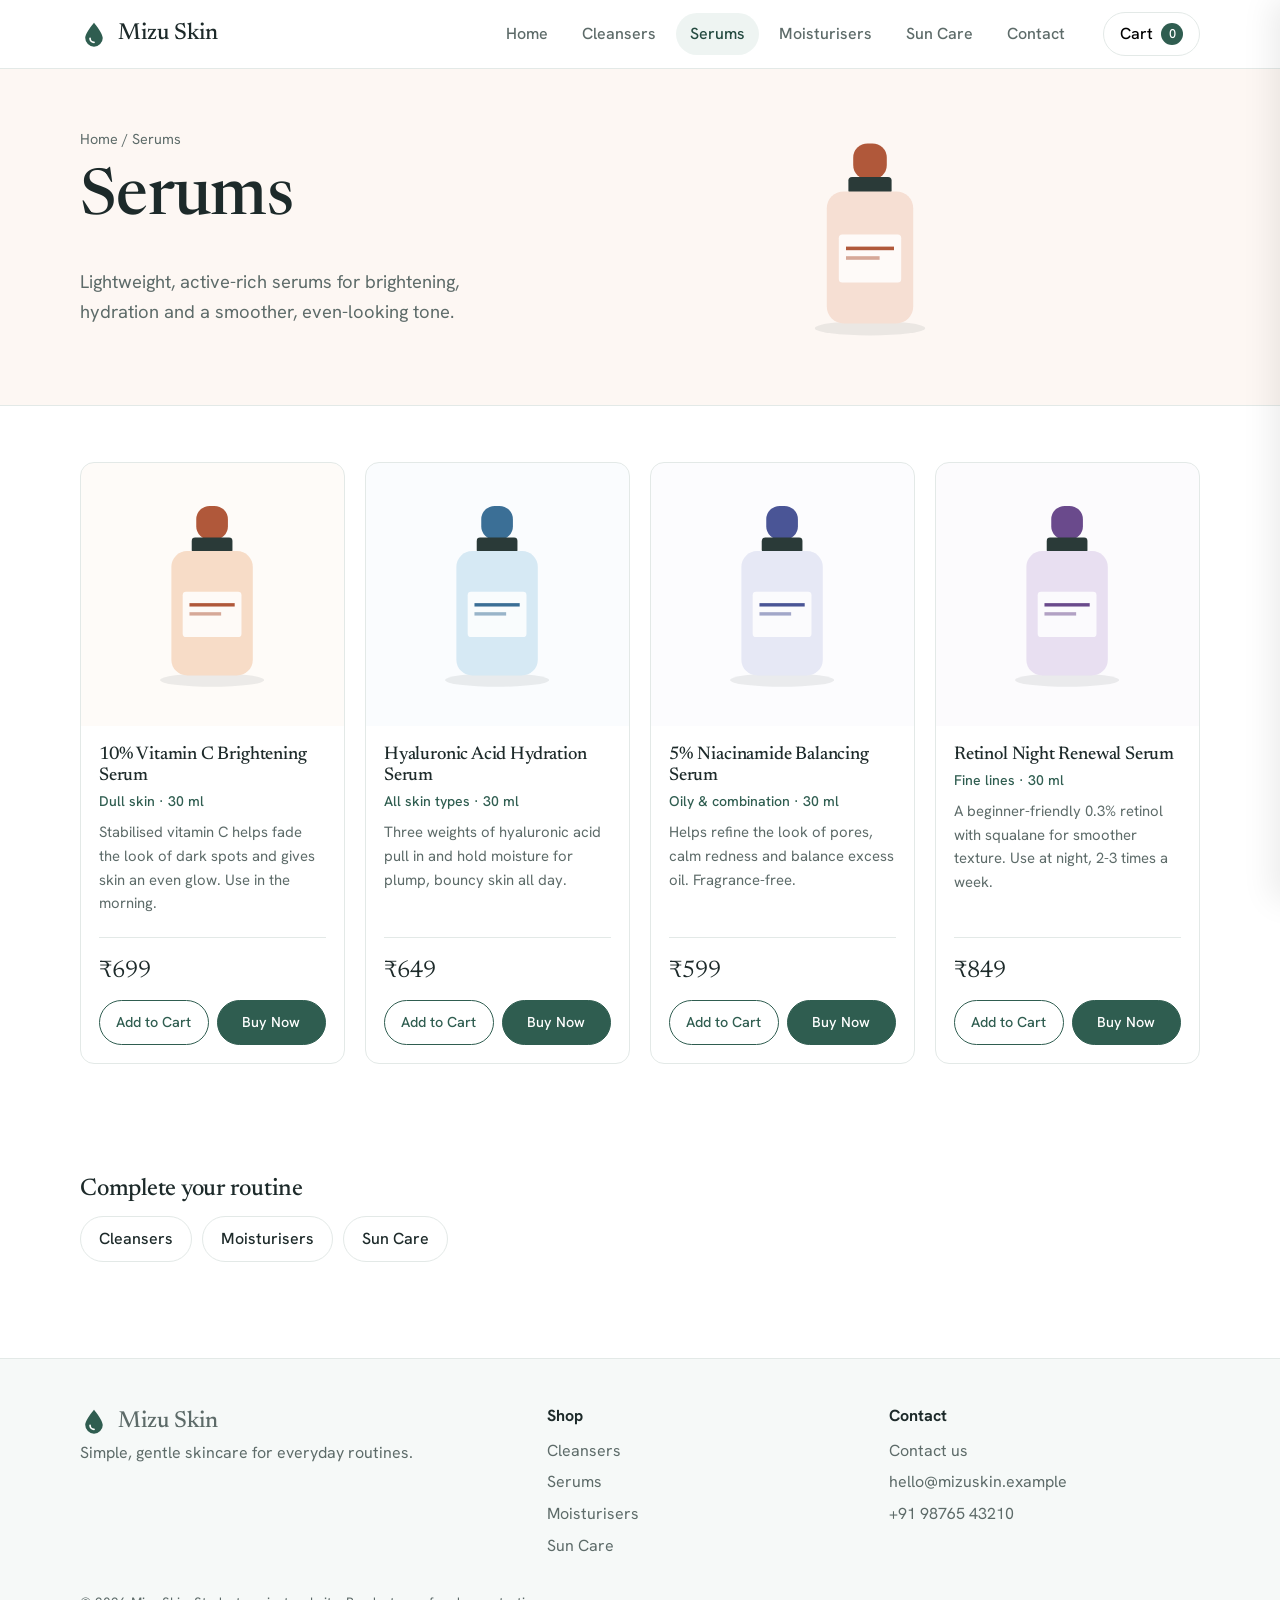
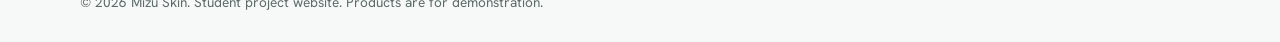
<file: serums.html>
<!DOCTYPE html>
<html lang="en">
<head>
<meta charset="utf-8">
<meta name="viewport" content="width=device-width, initial-scale=1">
<title>Serums | Mizu Skin</title>
<meta name="description" content="Lightweight, active-rich serums for brightening, hydration and a smoother, even-looking tone.">
<link rel="icon" href="data:image/svg+xml,%3Csvg xmlns='http://www.w3.org/2000/svg' viewBox='0 0 32 32'%3E%3Cpath d='M16 3C16 3 6 14.5 6 20.5a10 10 0 0 0 20 0C26 14.5 16 3 16 3z' fill='%232f5d50'/%3E%3C/svg%3E">
<link rel="preconnect" href="https://fonts.googleapis.com">
<link rel="preconnect" href="https://fonts.gstatic.com" crossorigin>
<link href="https://fonts.googleapis.com/css2?family=Hanken+Grotesk:wght@400;500;600&family=Newsreader:opsz,wght@6..72,400;6..72,500&display=swap" rel="stylesheet">
<link rel="stylesheet" href="style.css">
<script src="script.js" defer></script>
</head>
<body>
<a class="skip" href="#main">Skip to content</a>
<header class="site-header">
  <div class="wrap bar">
    <a class="brand" href="index.html" aria-label="Mizu Skin home"><svg class="logo-mark" viewBox="0 0 32 32" aria-hidden="true"><path d="M16 3C16 3 6 14.5 6 20.5a10 10 0 0 0 20 0C26 14.5 16 3 16 3z" fill="#2f5d50"/><path d="M11.5 21a4.5 4.5 0 0 0 4.5 4.5" fill="none" stroke="#fff" stroke-width="2" stroke-linecap="round"/></svg><span>Mizu Skin</span></a>
    <button class="menu-btn" aria-label="Open menu" aria-expanded="false" aria-controls="nav">Menu</button>
    <nav id="nav" class="nav" aria-label="Main"><a href="index.html">Home</a><a href="cleansers.html">Cleansers</a><a href="serums.html" aria-current="page">Serums</a><a href="moisturisers.html">Moisturisers</a><a href="sunscreen.html">Sun Care</a><a href="contact.html">Contact</a></nav>
    <button class="cart-btn" id="cartOpen" aria-label="Open cart">Cart <span id="cartCount" class="count">0</span></button>
  </div>
</header>
<main id="main">

<section class="page-head" style="background:#f6dfd344">
  <div class="wrap two center">
    <div>
      <p class="crumbs"><a href="index.html">Home</a> / Serums</p>
      <h1>Serums</h1>
      <p class="lead">Lightweight, active-rich serums for brightening, hydration and a smoother, even-looking tone.</p>
    </div>
    <div class="page-art" aria-hidden="true"><svg viewBox="0 0 200 200" role="img" aria-hidden="true" xmlns="http://www.w3.org/2000/svg"><ellipse cx="100" cy="176" rx="46" ry="6" fill="#1d2a2a" opacity=".08"/><rect x="86" y="22" width="28" height="30" rx="12" fill="#b0583a"/><rect x="82" y="50" width="36" height="14" rx="3" fill="#2a3a38"/>
        <rect x="64" y="62" width="72" height="110" rx="14" fill="#f6dfd3"/><rect x="74" y="98" width="52" height="40" rx="3" fill="#fff" opacity=".85"/>
        <rect x="80" y="108" width="40" height="3" fill="#b0583a"/><rect x="80" y="116" width="28" height="3" fill="#b0583a" opacity=".5"/></svg></div>
  </div>
</section>
<section class="wrap section">
  <div class="grid"><article class="product" data-id="SR01" data-name="10% Vitamin C Brightening Serum" data-price="699">
  <div class="product-img" style="background:#f7dcc722"><svg viewBox="0 0 200 200" role="img" aria-hidden="true" xmlns="http://www.w3.org/2000/svg"><ellipse cx="100" cy="176" rx="46" ry="6" fill="#1d2a2a" opacity=".08"/><rect x="86" y="22" width="28" height="30" rx="12" fill="#b0583a"/><rect x="82" y="50" width="36" height="14" rx="3" fill="#2a3a38"/>
        <rect x="64" y="62" width="72" height="110" rx="14" fill="#f7dcc7"/><rect x="74" y="98" width="52" height="40" rx="3" fill="#fff" opacity=".85"/>
        <rect x="80" y="108" width="40" height="3" fill="#b0583a"/><rect x="80" y="116" width="28" height="3" fill="#b0583a" opacity=".5"/></svg></div>
  <div class="product-body">
    <h3>10% Vitamin C Brightening Serum</h3>
    <p class="sub">Dull skin · 30 ml</p>
    <p class="desc">Stabilised vitamin C helps fade the look of dark spots and gives skin an even glow. Use in the morning.</p>
    <div class="buy">
      <span class="price">&#8377;699</span>
      <div class="btns">
        <button class="btn btn-ghost js-add">Add to Cart</button>
        <button class="btn js-buy">Buy Now</button>
      </div>
    </div>
  </div>
</article><article class="product" data-id="SR02" data-name="Hyaluronic Acid Hydration Serum" data-price="649">
  <div class="product-img" style="background:#d6e9f422"><svg viewBox="0 0 200 200" role="img" aria-hidden="true" xmlns="http://www.w3.org/2000/svg"><ellipse cx="100" cy="176" rx="46" ry="6" fill="#1d2a2a" opacity=".08"/><rect x="86" y="22" width="28" height="30" rx="12" fill="#3b6f96"/><rect x="82" y="50" width="36" height="14" rx="3" fill="#2a3a38"/>
        <rect x="64" y="62" width="72" height="110" rx="14" fill="#d6e9f4"/><rect x="74" y="98" width="52" height="40" rx="3" fill="#fff" opacity=".85"/>
        <rect x="80" y="108" width="40" height="3" fill="#3b6f96"/><rect x="80" y="116" width="28" height="3" fill="#3b6f96" opacity=".5"/></svg></div>
  <div class="product-body">
    <h3>Hyaluronic Acid Hydration Serum</h3>
    <p class="sub">All skin types · 30 ml</p>
    <p class="desc">Three weights of hyaluronic acid pull in and hold moisture for plump, bouncy skin all day.</p>
    <div class="buy">
      <span class="price">&#8377;649</span>
      <div class="btns">
        <button class="btn btn-ghost js-add">Add to Cart</button>
        <button class="btn js-buy">Buy Now</button>
      </div>
    </div>
  </div>
</article><article class="product" data-id="SR03" data-name="5% Niacinamide Balancing Serum" data-price="599">
  <div class="product-img" style="background:#e6e8f522"><svg viewBox="0 0 200 200" role="img" aria-hidden="true" xmlns="http://www.w3.org/2000/svg"><ellipse cx="100" cy="176" rx="46" ry="6" fill="#1d2a2a" opacity=".08"/><rect x="86" y="22" width="28" height="30" rx="12" fill="#4a5596"/><rect x="82" y="50" width="36" height="14" rx="3" fill="#2a3a38"/>
        <rect x="64" y="62" width="72" height="110" rx="14" fill="#e6e8f5"/><rect x="74" y="98" width="52" height="40" rx="3" fill="#fff" opacity=".85"/>
        <rect x="80" y="108" width="40" height="3" fill="#4a5596"/><rect x="80" y="116" width="28" height="3" fill="#4a5596" opacity=".5"/></svg></div>
  <div class="product-body">
    <h3>5% Niacinamide Balancing Serum</h3>
    <p class="sub">Oily &amp; combination · 30 ml</p>
    <p class="desc">Helps refine the look of pores, calm redness and balance excess oil. Fragrance-free.</p>
    <div class="buy">
      <span class="price">&#8377;599</span>
      <div class="btns">
        <button class="btn btn-ghost js-add">Add to Cart</button>
        <button class="btn js-buy">Buy Now</button>
      </div>
    </div>
  </div>
</article><article class="product" data-id="SR04" data-name="Retinol Night Renewal Serum" data-price="849">
  <div class="product-img" style="background:#e8dff122"><svg viewBox="0 0 200 200" role="img" aria-hidden="true" xmlns="http://www.w3.org/2000/svg"><ellipse cx="100" cy="176" rx="46" ry="6" fill="#1d2a2a" opacity=".08"/><rect x="86" y="22" width="28" height="30" rx="12" fill="#6a4a8c"/><rect x="82" y="50" width="36" height="14" rx="3" fill="#2a3a38"/>
        <rect x="64" y="62" width="72" height="110" rx="14" fill="#e8dff1"/><rect x="74" y="98" width="52" height="40" rx="3" fill="#fff" opacity=".85"/>
        <rect x="80" y="108" width="40" height="3" fill="#6a4a8c"/><rect x="80" y="116" width="28" height="3" fill="#6a4a8c" opacity=".5"/></svg></div>
  <div class="product-body">
    <h3>Retinol Night Renewal Serum</h3>
    <p class="sub">Fine lines · 30 ml</p>
    <p class="desc">A beginner-friendly 0.3% retinol with squalane for smoother texture. Use at night, 2-3 times a week.</p>
    <div class="buy">
      <span class="price">&#8377;849</span>
      <div class="btns">
        <button class="btn btn-ghost js-add">Add to Cart</button>
        <button class="btn js-buy">Buy Now</button>
      </div>
    </div>
  </div>
</article></div>
</section>
<section class="wrap section more">
  <h2>Complete your routine</h2>
  <div class="chips"><a class="chip" href="cleansers.html">Cleansers</a><a class="chip" href="moisturisers.html">Moisturisers</a><a class="chip" href="sunscreen.html">Sun Care</a></div>
</section>
</main>
<footer class="site-footer">
  <div class="wrap foot">
    <div>
      <a class="brand" href="index.html"><svg class="logo-mark" viewBox="0 0 32 32" aria-hidden="true"><path d="M16 3C16 3 6 14.5 6 20.5a10 10 0 0 0 20 0C26 14.5 16 3 16 3z" fill="#2f5d50"/><path d="M11.5 21a4.5 4.5 0 0 0 4.5 4.5" fill="none" stroke="#fff" stroke-width="2" stroke-linecap="round"/></svg><span>Mizu Skin</span></a>
      <p class="muted">Simple, gentle skincare for everyday routines.</p>
    </div>
    <div><h4>Shop</h4><ul><li><a href="cleansers.html">Cleansers</a></li><li><a href="serums.html">Serums</a></li><li><a href="moisturisers.html">Moisturisers</a></li><li><a href="sunscreen.html">Sun Care</a></li></ul></div>
    <div><h4>Contact</h4><ul>
      <li><a href="contact.html">Contact us</a></li>
      <li><a href="mailto:hello@mizuskin.example">hello@mizuskin.example</a></li>
      <li><a href="tel:+919876543210">+91 98765 43210</a></li></ul></div>
  </div>
  <div class="wrap legal">&copy; 2026 Mizu Skin. Student project website. Products are for demonstration.</div>
</footer>

<div class="overlay" id="overlay" hidden></div>
<aside class="drawer" id="drawer" aria-label="Shopping cart" aria-hidden="true">
  <div class="drawer-head"><h2>Your cart</h2><button id="cartClose" class="x" aria-label="Close cart">Close</button></div>
  <div id="cartItems" class="cart-items"></div>
  <div class="drawer-foot">
    <div class="total"><span>Total</span><strong id="cartTotal">&#8377;0</strong></div>
    <button class="btn btn-block" id="checkoutBtn">Place order</button>
    <p id="orderMsg" class="order-msg" role="status"></p>
  </div>
</aside>
</body>
</html>
</file>
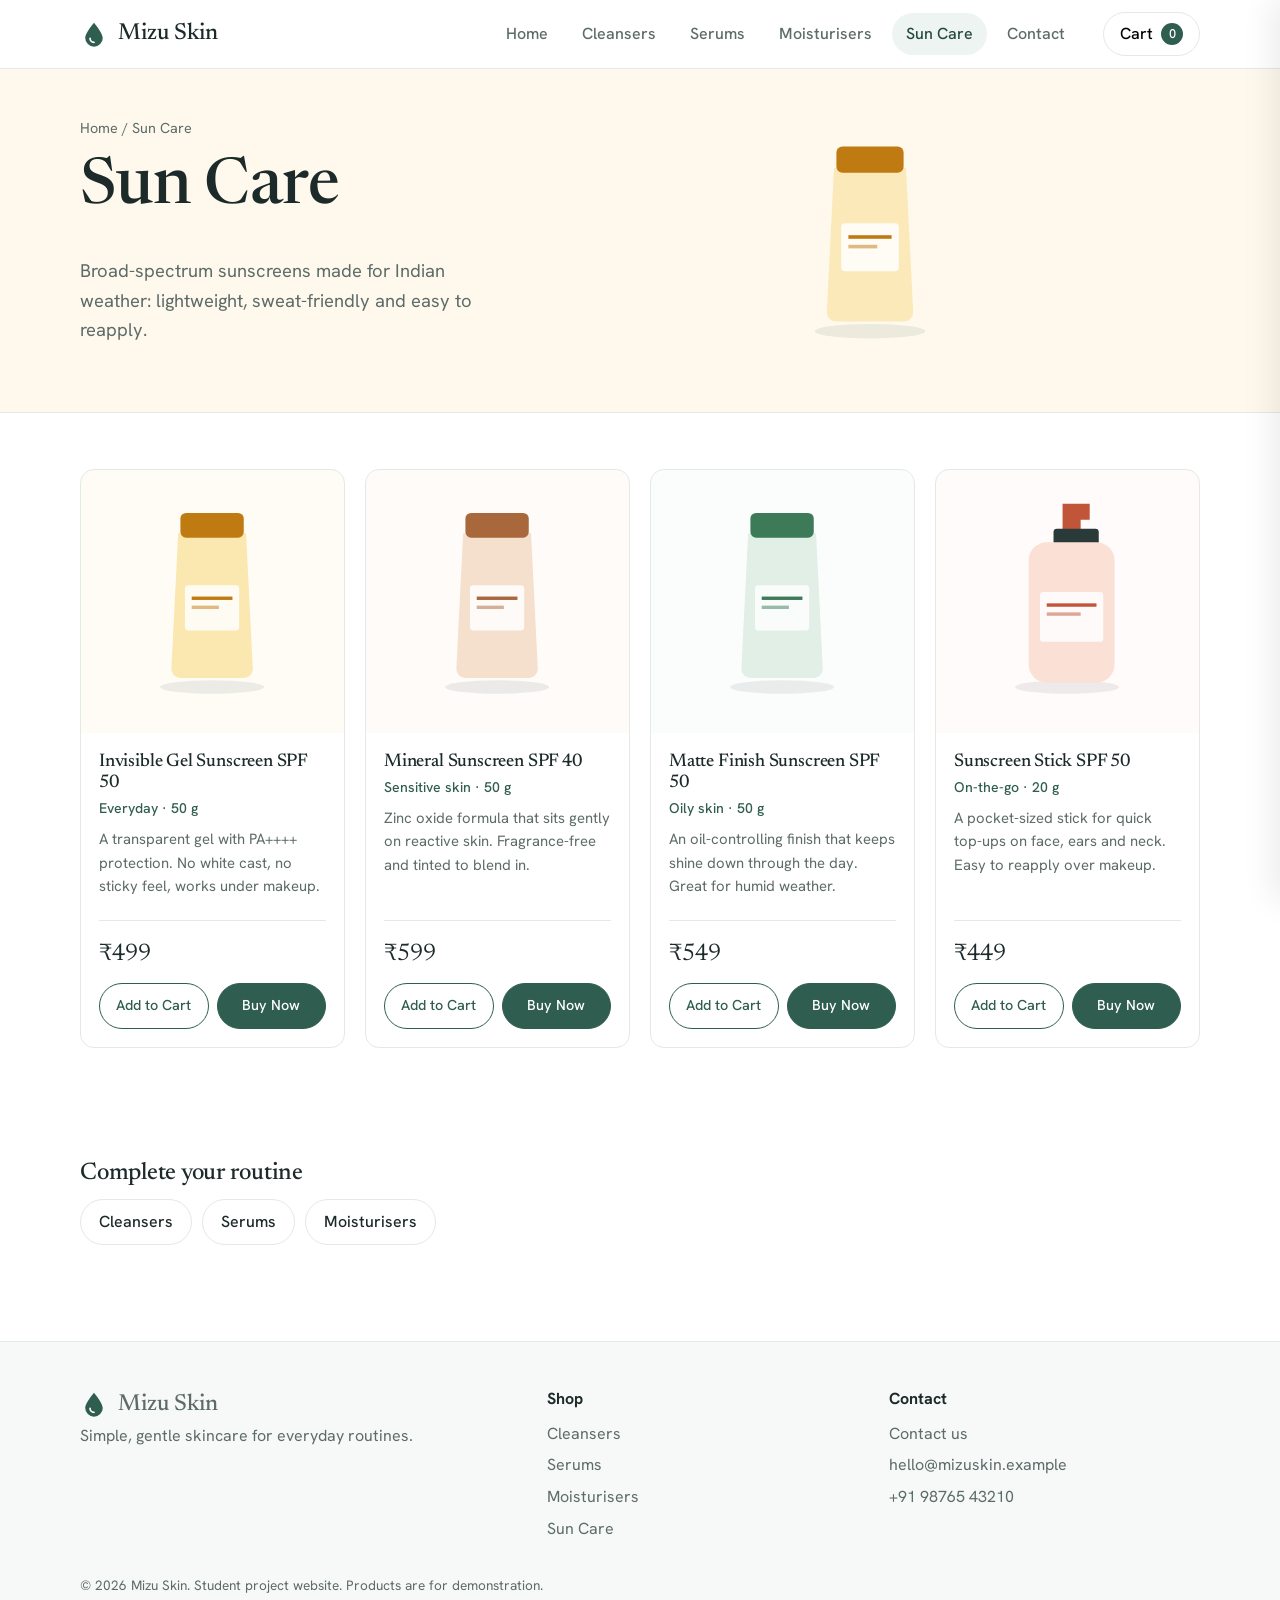
<file: sunscreen.html>
<!DOCTYPE html>
<html lang="en">
<head>
<meta charset="utf-8">
<meta name="viewport" content="width=device-width, initial-scale=1">
<title>Sun Care | Mizu Skin</title>
<meta name="description" content="Broad-spectrum sunscreens made for Indian weather: lightweight, sweat-friendly and easy to reapply.">
<link rel="icon" href="data:image/svg+xml,%3Csvg xmlns='http://www.w3.org/2000/svg' viewBox='0 0 32 32'%3E%3Cpath d='M16 3C16 3 6 14.5 6 20.5a10 10 0 0 0 20 0C26 14.5 16 3 16 3z' fill='%232f5d50'/%3E%3C/svg%3E">
<link rel="preconnect" href="https://fonts.googleapis.com">
<link rel="preconnect" href="https://fonts.gstatic.com" crossorigin>
<link href="https://fonts.googleapis.com/css2?family=Hanken+Grotesk:wght@400;500;600&family=Newsreader:opsz,wght@6..72,400;6..72,500&display=swap" rel="stylesheet">
<link rel="stylesheet" href="style.css">
<script src="script.js" defer></script>
</head>
<body>
<a class="skip" href="#main">Skip to content</a>
<header class="site-header">
  <div class="wrap bar">
    <a class="brand" href="index.html" aria-label="Mizu Skin home"><svg class="logo-mark" viewBox="0 0 32 32" aria-hidden="true"><path d="M16 3C16 3 6 14.5 6 20.5a10 10 0 0 0 20 0C26 14.5 16 3 16 3z" fill="#2f5d50"/><path d="M11.5 21a4.5 4.5 0 0 0 4.5 4.5" fill="none" stroke="#fff" stroke-width="2" stroke-linecap="round"/></svg><span>Mizu Skin</span></a>
    <button class="menu-btn" aria-label="Open menu" aria-expanded="false" aria-controls="nav">Menu</button>
    <nav id="nav" class="nav" aria-label="Main"><a href="index.html">Home</a><a href="cleansers.html">Cleansers</a><a href="serums.html">Serums</a><a href="moisturisers.html">Moisturisers</a><a href="sunscreen.html" aria-current="page">Sun Care</a><a href="contact.html">Contact</a></nav>
    <button class="cart-btn" id="cartOpen" aria-label="Open cart">Cart <span id="cartCount" class="count">0</span></button>
  </div>
</header>
<main id="main">

<section class="page-head" style="background:#fbe9b944">
  <div class="wrap two center">
    <div>
      <p class="crumbs"><a href="index.html">Home</a> / Sun Care</p>
      <h1>Sun Care</h1>
      <p class="lead">Broad-spectrum sunscreens made for Indian weather: lightweight, sweat-friendly and easy to reapply.</p>
    </div>
    <div class="page-art" aria-hidden="true"><svg viewBox="0 0 200 200" role="img" aria-hidden="true" xmlns="http://www.w3.org/2000/svg"><ellipse cx="100" cy="176" rx="46" ry="6" fill="#1d2a2a" opacity=".08"/><path d="M70 40h60l6 120a8 8 0 0 1-8 8H72a8 8 0 0 1-8-8z" fill="#fbe9b9"/><rect x="72" y="22" width="56" height="22" rx="5" fill="#c07a12"/>
        <rect x="76" y="86" width="48" height="40" rx="3" fill="#fff" opacity=".85"/><rect x="82" y="96" width="36" height="3" fill="#c07a12"/><rect x="82" y="104" width="24" height="3" fill="#c07a12" opacity=".5"/></svg></div>
  </div>
</section>
<section class="wrap section">
  <div class="grid"><article class="product" data-id="SC01" data-name="Invisible Gel Sunscreen SPF 50" data-price="499">
  <div class="product-img" style="background:#fbe7b022"><svg viewBox="0 0 200 200" role="img" aria-hidden="true" xmlns="http://www.w3.org/2000/svg"><ellipse cx="100" cy="176" rx="46" ry="6" fill="#1d2a2a" opacity=".08"/><path d="M70 40h60l6 120a8 8 0 0 1-8 8H72a8 8 0 0 1-8-8z" fill="#fbe7b0"/><rect x="72" y="22" width="56" height="22" rx="5" fill="#c07a12"/>
        <rect x="76" y="86" width="48" height="40" rx="3" fill="#fff" opacity=".85"/><rect x="82" y="96" width="36" height="3" fill="#c07a12"/><rect x="82" y="104" width="24" height="3" fill="#c07a12" opacity=".5"/></svg></div>
  <div class="product-body">
    <h3>Invisible Gel Sunscreen SPF 50</h3>
    <p class="sub">Everyday · 50 g</p>
    <p class="desc">A transparent gel with PA++++ protection. No white cast, no sticky feel, works under makeup.</p>
    <div class="buy">
      <span class="price">&#8377;499</span>
      <div class="btns">
        <button class="btn btn-ghost js-add">Add to Cart</button>
        <button class="btn js-buy">Buy Now</button>
      </div>
    </div>
  </div>
</article><article class="product" data-id="SC02" data-name="Mineral Sunscreen SPF 40" data-price="599">
  <div class="product-img" style="background:#f4e0cc22"><svg viewBox="0 0 200 200" role="img" aria-hidden="true" xmlns="http://www.w3.org/2000/svg"><ellipse cx="100" cy="176" rx="46" ry="6" fill="#1d2a2a" opacity=".08"/><path d="M70 40h60l6 120a8 8 0 0 1-8 8H72a8 8 0 0 1-8-8z" fill="#f4e0cc"/><rect x="72" y="22" width="56" height="22" rx="5" fill="#a8683c"/>
        <rect x="76" y="86" width="48" height="40" rx="3" fill="#fff" opacity=".85"/><rect x="82" y="96" width="36" height="3" fill="#a8683c"/><rect x="82" y="104" width="24" height="3" fill="#a8683c" opacity=".5"/></svg></div>
  <div class="product-body">
    <h3>Mineral Sunscreen SPF 40</h3>
    <p class="sub">Sensitive skin · 50 g</p>
    <p class="desc">Zinc oxide formula that sits gently on reactive skin. Fragrance-free and tinted to blend in.</p>
    <div class="buy">
      <span class="price">&#8377;599</span>
      <div class="btns">
        <button class="btn btn-ghost js-add">Add to Cart</button>
        <button class="btn js-buy">Buy Now</button>
      </div>
    </div>
  </div>
</article><article class="product" data-id="SC03" data-name="Matte Finish Sunscreen SPF 50" data-price="549">
  <div class="product-img" style="background:#e1efe622"><svg viewBox="0 0 200 200" role="img" aria-hidden="true" xmlns="http://www.w3.org/2000/svg"><ellipse cx="100" cy="176" rx="46" ry="6" fill="#1d2a2a" opacity=".08"/><path d="M70 40h60l6 120a8 8 0 0 1-8 8H72a8 8 0 0 1-8-8z" fill="#e1efe6"/><rect x="72" y="22" width="56" height="22" rx="5" fill="#3d7a58"/>
        <rect x="76" y="86" width="48" height="40" rx="3" fill="#fff" opacity=".85"/><rect x="82" y="96" width="36" height="3" fill="#3d7a58"/><rect x="82" y="104" width="24" height="3" fill="#3d7a58" opacity=".5"/></svg></div>
  <div class="product-body">
    <h3>Matte Finish Sunscreen SPF 50</h3>
    <p class="sub">Oily skin · 50 g</p>
    <p class="desc">An oil-controlling finish that keeps shine down through the day. Great for humid weather.</p>
    <div class="buy">
      <span class="price">&#8377;549</span>
      <div class="btns">
        <button class="btn btn-ghost js-add">Add to Cart</button>
        <button class="btn js-buy">Buy Now</button>
      </div>
    </div>
  </div>
</article><article class="product" data-id="SC04" data-name="Sunscreen Stick SPF 50" data-price="449">
  <div class="product-img" style="background:#fbe0d622"><svg viewBox="0 0 200 200" role="img" aria-hidden="true" xmlns="http://www.w3.org/2000/svg"><ellipse cx="100" cy="176" rx="46" ry="6" fill="#1d2a2a" opacity=".08"/><path d="M96 14h24v14h-8v10H96z" fill="#c0553a"/><rect x="88" y="36" width="40" height="14" rx="3" fill="#2a3a38"/>
        <rect x="66" y="48" width="76" height="124" rx="16" fill="#fbe0d6"/><rect x="76" y="92" width="56" height="44" rx="3" fill="#fff" opacity=".85"/>
        <rect x="82" y="102" width="44" height="3" fill="#c0553a"/><rect x="82" y="110" width="30" height="3" fill="#c0553a" opacity=".5"/></svg></div>
  <div class="product-body">
    <h3>Sunscreen Stick SPF 50</h3>
    <p class="sub">On-the-go · 20 g</p>
    <p class="desc">A pocket-sized stick for quick top-ups on face, ears and neck. Easy to reapply over makeup.</p>
    <div class="buy">
      <span class="price">&#8377;449</span>
      <div class="btns">
        <button class="btn btn-ghost js-add">Add to Cart</button>
        <button class="btn js-buy">Buy Now</button>
      </div>
    </div>
  </div>
</article></div>
</section>
<section class="wrap section more">
  <h2>Complete your routine</h2>
  <div class="chips"><a class="chip" href="cleansers.html">Cleansers</a><a class="chip" href="serums.html">Serums</a><a class="chip" href="moisturisers.html">Moisturisers</a></div>
</section>
</main>
<footer class="site-footer">
  <div class="wrap foot">
    <div>
      <a class="brand" href="index.html"><svg class="logo-mark" viewBox="0 0 32 32" aria-hidden="true"><path d="M16 3C16 3 6 14.5 6 20.5a10 10 0 0 0 20 0C26 14.5 16 3 16 3z" fill="#2f5d50"/><path d="M11.5 21a4.5 4.5 0 0 0 4.5 4.5" fill="none" stroke="#fff" stroke-width="2" stroke-linecap="round"/></svg><span>Mizu Skin</span></a>
      <p class="muted">Simple, gentle skincare for everyday routines.</p>
    </div>
    <div><h4>Shop</h4><ul><li><a href="cleansers.html">Cleansers</a></li><li><a href="serums.html">Serums</a></li><li><a href="moisturisers.html">Moisturisers</a></li><li><a href="sunscreen.html">Sun Care</a></li></ul></div>
    <div><h4>Contact</h4><ul>
      <li><a href="contact.html">Contact us</a></li>
      <li><a href="mailto:hello@mizuskin.example">hello@mizuskin.example</a></li>
      <li><a href="tel:+919876543210">+91 98765 43210</a></li></ul></div>
  </div>
  <div class="wrap legal">&copy; 2026 Mizu Skin. Student project website. Products are for demonstration.</div>
</footer>

<div class="overlay" id="overlay" hidden></div>
<aside class="drawer" id="drawer" aria-label="Shopping cart" aria-hidden="true">
  <div class="drawer-head"><h2>Your cart</h2><button id="cartClose" class="x" aria-label="Close cart">Close</button></div>
  <div id="cartItems" class="cart-items"></div>
  <div class="drawer-foot">
    <div class="total"><span>Total</span><strong id="cartTotal">&#8377;0</strong></div>
    <button class="btn btn-block" id="checkoutBtn">Place order</button>
    <p id="orderMsg" class="order-msg" role="status"></p>
  </div>
</aside>
</body>
</html>
</file>
<file: style.css>
:root{
  --bg:#ffffff; --ink:#1d2a2a; --muted:#5d6b69; --line:#e3e9e7;
  --pine:#2f5d50; --pine-d:#244a40; --mist:#eef4f2; --mist2:#f6f9f8;
  --radius:14px;
  --serif:"Newsreader", Georgia, "Times New Roman", serif;
  --sans:"Hanken Grotesk", system-ui, -apple-system, "Segoe UI", Roboto, sans-serif;
}
*{box-sizing:border-box}
html{scroll-behavior:smooth}
body{margin:0;font-family:var(--sans);color:var(--ink);background:var(--bg);line-height:1.6;font-size:16px}
img,svg{max-width:100%}
a{color:inherit}
h1,h2,h3{font-family:var(--serif);font-weight:500;line-height:1.15;margin:0 0 .5em;letter-spacing:-.01em}
h1{font-size:clamp(2.4rem,5.4vw,4rem)}
h2{font-size:clamp(1.7rem,3vw,2.3rem)}
h3{font-size:1.25rem}
h4{margin:0 0 .6em;font-size:1rem}
p{margin:0 0 1em}
.wrap{width:min(1120px,100% - 40px);margin-inline:auto}
.muted{color:var(--muted)}
.lead{font-size:1.15rem;color:var(--muted);max-width:52ch}
.skip{position:absolute;left:-999px;top:8px;background:var(--pine);color:#fff;padding:8px 14px;border-radius:8px;z-index:100}
.skip:focus{left:8px}
:focus-visible{outline:3px solid #7fb5a3;outline-offset:2px}

/* header */
.site-header{position:sticky;top:0;z-index:30;background:rgba(255,255,255,.94);backdrop-filter:blur(8px);border-bottom:1px solid var(--line)}
.bar{display:flex;align-items:center;gap:24px;min-height:68px}
.brand{display:flex;align-items:center;gap:10px;text-decoration:none;font-family:var(--serif);font-size:1.45rem;font-weight:500}
.logo-mark{width:28px;height:28px}
.nav{display:flex;gap:6px;margin-left:auto}
.nav a{text-decoration:none;padding:8px 14px;border-radius:999px;font-weight:500;color:var(--muted)}
.nav a:hover{background:var(--mist);color:var(--ink)}
.nav a[aria-current="page"]{background:var(--mist);color:var(--pine-d)}
.cart-btn{border:1px solid var(--line);background:#fff;border-radius:999px;padding:8px 16px;font:inherit;font-weight:500;cursor:pointer;display:flex;gap:8px;align-items:center}
.cart-btn:hover{border-color:var(--pine)}
.count{background:var(--pine);color:#fff;border-radius:999px;min-width:22px;height:22px;display:grid;place-items:center;font-size:.8rem;padding:0 6px}
.menu-btn{display:none;border:1px solid var(--line);background:#fff;border-radius:999px;padding:8px 16px;font:inherit;margin-left:auto;cursor:pointer}

/* buttons */
.btn{display:inline-block;border:1px solid var(--pine);background:var(--pine);color:#fff;padding:11px 20px;border-radius:999px;font:inherit;font-weight:500;cursor:pointer;text-decoration:none;transition:background .2s,color .2s}
.btn:hover{background:var(--pine-d)}
.btn-ghost{background:#fff;color:var(--pine)}
.btn-ghost:hover{background:var(--mist)}
.btn-block{width:100%;text-align:center}

/* hero */
.hero{background:linear-gradient(180deg,var(--mist2),#fff)}
.hero-grid{display:grid;grid-template-columns:1.1fr 1fr;gap:40px;align-items:center;padding:72px 0 56px}
.hero-cta{display:flex;gap:12px;flex-wrap:wrap;margin-top:26px}
.hero-art{display:flex;align-items:flex-end;justify-content:center}
.hero-art svg{width:40%;height:auto;min-width:0}
.hero-art{gap:0;transform:scale(1.15);transform-origin:center bottom}
.hero-art svg:nth-child(2){transform:translateY(-18px)}

/* sections */
.section{padding:56px 0}
.section-head{margin-bottom:28px}
.section-head h2{margin-bottom:.2em}
.band{background:var(--mist);padding:64px 0}
.band.alt{background:var(--mist2);border-block:1px solid var(--line)}
.two{display:grid;grid-template-columns:1fr 1.6fr;gap:48px}
.two.center{align-items:center}
.ticks{list-style:none;padding:0;margin:0 0 24px}
.ticks li{padding:8px 0 8px 28px;position:relative;border-bottom:1px solid var(--line)}
.ticks li::before{content:"";position:absolute;left:4px;top:16px;width:8px;height:12px;border:solid var(--pine);border-width:0 2px 2px 0;transform:rotate(40deg)}

/* categories */
.cat-grid{display:grid;grid-template-columns:repeat(4,1fr);gap:20px}
.cat-card{text-decoration:none;border:1px solid var(--line);border-radius:var(--radius);padding:16px;display:flex;flex-direction:column;gap:14px;transition:border-color .2s}
.cat-card:hover{border-color:var(--pine)}
.cat-card h3{margin-bottom:.15em}
.cat-card p{color:var(--muted);margin-bottom:.5em;font-size:.95rem}
.cat-art{border-radius:10px;aspect-ratio:1/.8;display:grid;place-items:center}
.cat-art svg{height:88%;width:auto}
.link{color:var(--pine);font-weight:500;border-bottom:1px solid currentColor}

/* products */
.grid{display:grid;grid-template-columns:repeat(4,1fr);gap:20px}
.product{border:1px solid var(--line);border-radius:var(--radius);overflow:hidden;display:flex;flex-direction:column;background:#fff}
.product-img{aspect-ratio:1/.9;display:grid;place-items:center}
.product-img svg{height:86%;width:auto}
.product-body{padding:18px;display:flex;flex-direction:column;flex:1}
.product h3{font-size:1.15rem;margin-bottom:.2em}
.sub{color:var(--pine);font-size:.88rem;font-weight:500;margin-bottom:.6em}
.desc{color:var(--muted);font-size:.93rem;flex:1}
.buy{border-top:1px solid var(--line);padding-top:14px;margin-top:6px}
.price{display:block;font-family:var(--serif);font-size:1.5rem;margin-bottom:10px}
.btns{display:flex;gap:8px}
.btns .btn{flex:1;padding:10px 8px;font-size:.9rem;text-align:center}

/* page head */
.page-head{padding:48px 0;border-bottom:1px solid var(--line)}
.page-head.plain{background:var(--mist2)}
.page-art svg{height:240px;width:auto;display:block;margin-inline:auto}
.crumbs{color:var(--muted);font-size:.9rem;margin-bottom:.8em}
.crumbs a{text-decoration:none}
.crumbs a:hover{text-decoration:underline}
.more h2{font-size:1.5rem}
.chips{display:flex;gap:10px;flex-wrap:wrap}
.chip{border:1px solid var(--line);padding:9px 18px;border-radius:999px;text-decoration:none;font-weight:500}
.chip:hover{border-color:var(--pine);background:var(--mist)}

/* contact */
.contact{grid-template-columns:1fr 1.2fr;align-items:start}
dl{margin:0 0 28px}
dt{font-weight:600;margin-top:14px}
dd{margin:2px 0 0;color:var(--muted)}
.social{list-style:none;padding:0;display:flex;gap:10px;flex-wrap:wrap}
.social a{display:inline-block;border:1px solid var(--line);border-radius:999px;padding:8px 16px;text-decoration:none;font-weight:500}
.social a:hover{border-color:var(--pine);background:var(--mist)}
.form{border:1px solid var(--line);border-radius:var(--radius);padding:28px;display:grid;gap:16px}
.form h2{margin:0}
label{display:grid;gap:6px;font-weight:500;font-size:.93rem}
input,select,textarea{font:inherit;padding:11px 14px;border:1px solid #c9d4d1;border-radius:10px;background:#fff;color:var(--ink)}
input:focus,select:focus,textarea:focus{outline:2px solid var(--pine);border-color:var(--pine)}
input.bad,textarea.bad{border-color:#b3412f}
.order-msg{margin:10px 0 0;color:var(--pine-d);font-weight:500;min-height:1.4em}
.order-msg.err{color:#b3412f}
.map{width:100%;height:340px;border:1px solid var(--line);border-radius:var(--radius)}

/* footer */
.site-footer{margin-top:40px;border-top:1px solid var(--line);background:var(--mist2);padding-top:44px}
.foot{display:grid;grid-template-columns:1.4fr 1fr 1fr;gap:32px}
.foot ul{list-style:none;padding:0;margin:0}
.foot li{margin-bottom:6px}
.foot a{text-decoration:none;color:var(--muted)}
.foot a:hover{color:var(--ink);text-decoration:underline}
.legal{color:var(--muted);font-size:.85rem;padding:28px 0}

/* cart drawer */
.overlay{position:fixed;inset:0;background:rgba(20,30,30,.35);z-index:40}
.drawer{position:fixed;top:0;right:0;height:100%;width:min(400px,100%);background:#fff;z-index:50;display:flex;flex-direction:column;transform:translateX(100%);transition:transform .25s ease;box-shadow:-8px 0 30px rgba(0,0,0,.08)}
.drawer.open{transform:none}
.drawer-head{display:flex;justify-content:space-between;align-items:center;padding:18px 22px;border-bottom:1px solid var(--line)}
.drawer-head h2{margin:0;font-size:1.4rem}
.x{border:0;background:var(--mist);border-radius:999px;padding:7px 14px;font:inherit;cursor:pointer}
.cart-items{flex:1;overflow:auto;padding:8px 22px}
.empty{color:var(--muted);padding:24px 0}
.line{display:grid;grid-template-columns:1fr auto;gap:4px 12px;padding:14px 0;border-bottom:1px solid var(--line)}
.line b{font-weight:600}
.qty{display:flex;align-items:center;gap:8px;margin-top:6px}
.qty button{width:28px;height:28px;border-radius:50%;border:1px solid var(--line);background:#fff;cursor:pointer;font:inherit}
.qty button:hover{border-color:var(--pine)}
.rm{border:0;background:none;color:var(--muted);text-decoration:underline;cursor:pointer;font:inherit;font-size:.85rem;margin-left:6px}
.drawer-foot{padding:18px 22px;border-top:1px solid var(--line)}
.total{display:flex;justify-content:space-between;margin-bottom:14px;font-size:1.1rem}
[hidden]{display:none!important}

@media (max-width:980px){
  .cat-grid,.grid{grid-template-columns:repeat(2,1fr)}
  .hero-grid,.two,.contact{grid-template-columns:1fr}
  .hero-art{order:-1;max-height:200px}
  .page-art{display:none}
}
@media (max-width:760px){
  .menu-btn{display:block}
  .nav{display:none;position:absolute;left:0;right:0;top:100%;background:#fff;border-bottom:1px solid var(--line);flex-direction:column;padding:10px 20px 16px}
  .nav.open{display:flex}
  .cart-btn{margin-left:0}
  .foot{grid-template-columns:1fr}
}
@media (max-width:520px){
  .cat-grid,.grid{grid-template-columns:1fr}
  .hero-grid{padding:40px 0}
}
@media (prefers-reduced-motion:reduce){*{transition:none!important;scroll-behavior:auto!important}}
.qty .rm{width:auto;height:auto;border:0;border-radius:0;padding:0}
</file>
